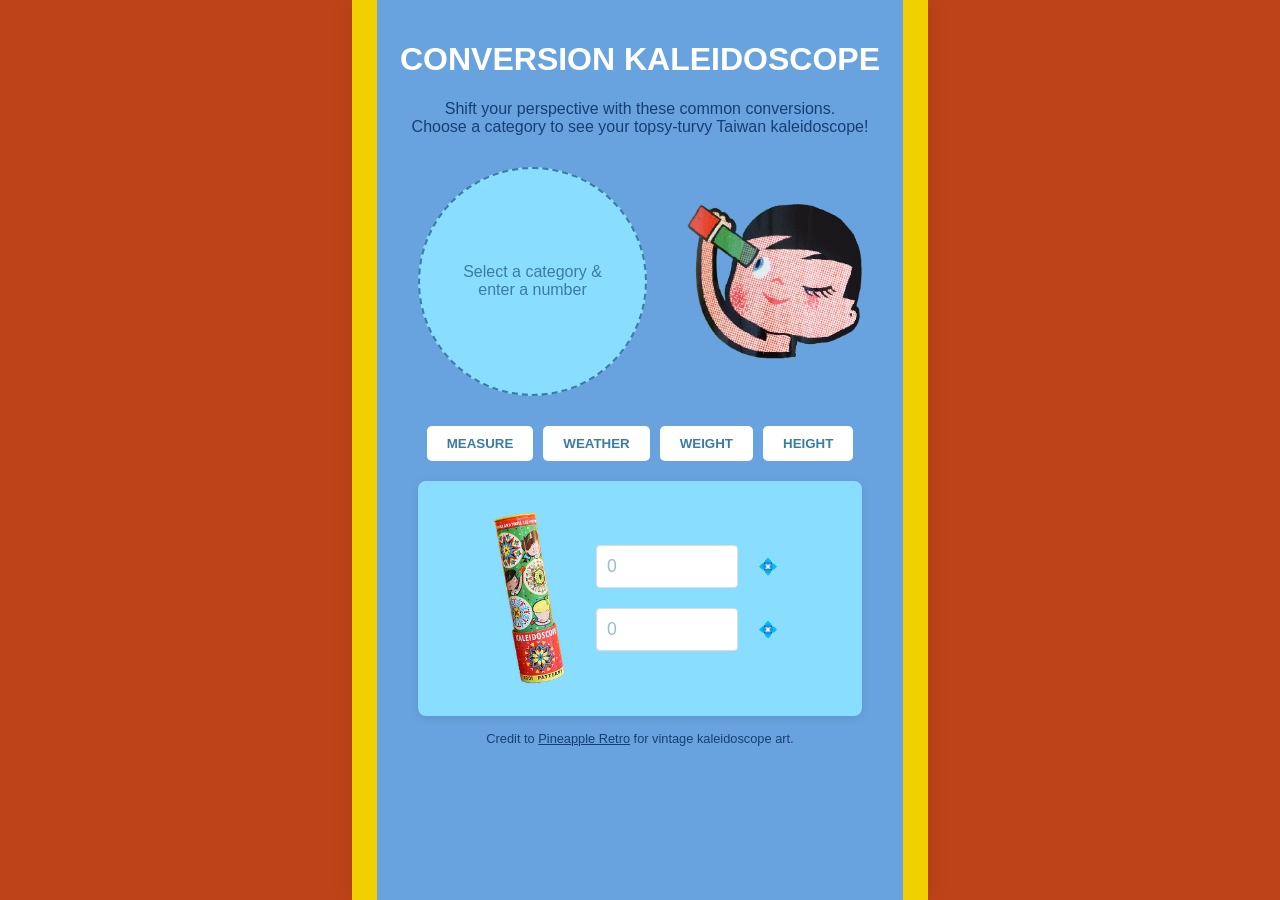
<file: exp04/index.html>
<!DOCTYPE html>
<html lang="en">
<head>
    <meta charset="UTF-8">
    <meta name="viewport" content="width=device-width, initial-scale=1.0">
    <title>Conversion Kaleidoscope</title>
    <link rel="icon" type="image/png" href="favicon.png">    
    <link rel="stylesheet" href="style.css">
</head>
<body>
<div class="content-wrapper">
    <header>
        <h1>Conversion Kaleidoscope</h1>
        <p>Shift your perspective with these common conversions. 
	<br>Choose a category to see your topsy-turvy Taiwan kaleidoscope!</p>
    </header>

    <main>

	<section class="split-display">
    	    <div class="graphic-container">
       		<div id="animationDisplay" class="placeholder-animation">
            Select a category & 
	    <br>enter a number
        	</div>
     	    </div>

    	    <div class="image-box">
        	<img src="kal-look.png" alt="Through the looking glass!" width="175" height="154">
    	    </div>
	</section>

        <section class="categories">
            <button onclick="setCategory('measure')">Measure</button>
            <button onclick="setCategory('weather')">Weather</button>
            <button onclick="setCategory('weight')">Weight</button>
            <button onclick="setCategory('height')">Height</button>
        </section>

        <section class="conversion-area">
    	    <div class="conversion-flex-container">
        	<img src="kal-full-d.png" alt="Vintage Kaleidoscope" class="side-image">
        
            	<div class="input-group">
            	    <div class="input-container">
                    	<input type="text" id="leftInput" placeholder="0" inputmode="text">
                    	<span id="leftLabel" class="unit-label">💠</span>
            	    </div>
            	    <div class="input-container">
                    	<input type="text" id="rightInput" placeholder="0">
                    	<span id="rightLabel" class="unit-label">💠</span>
            	    </div>
            	</div>
    	    </div>
	</section>

<p class="disclaimer">
            Credit to <a href="https://www.pineappleretro.co.uk/products/vintage-1970s-kaleidoscopes-great-graphics" target="_blank">Pineapple Retro</a> for vintage kaleidoscope art.
        </p>

    </main>

</div><script src="script.js"></script>
</body>
</html>
</file>
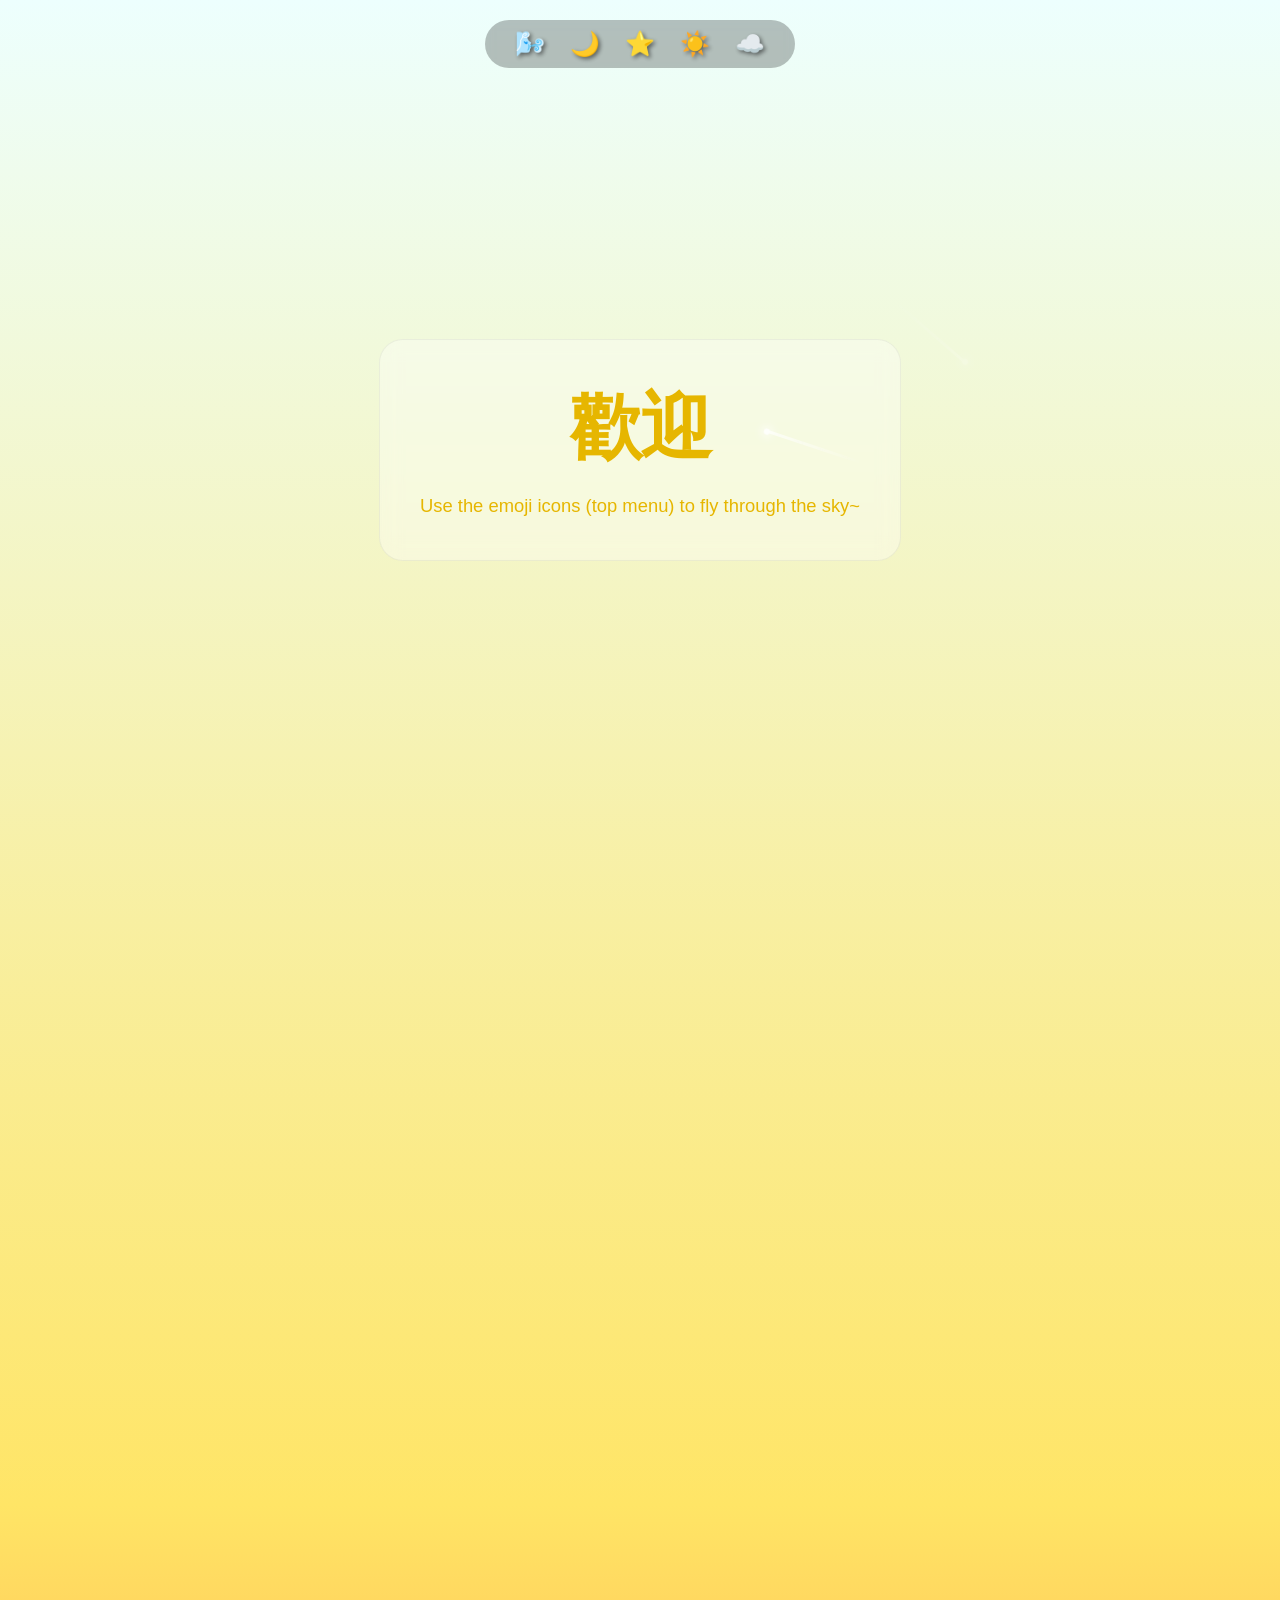
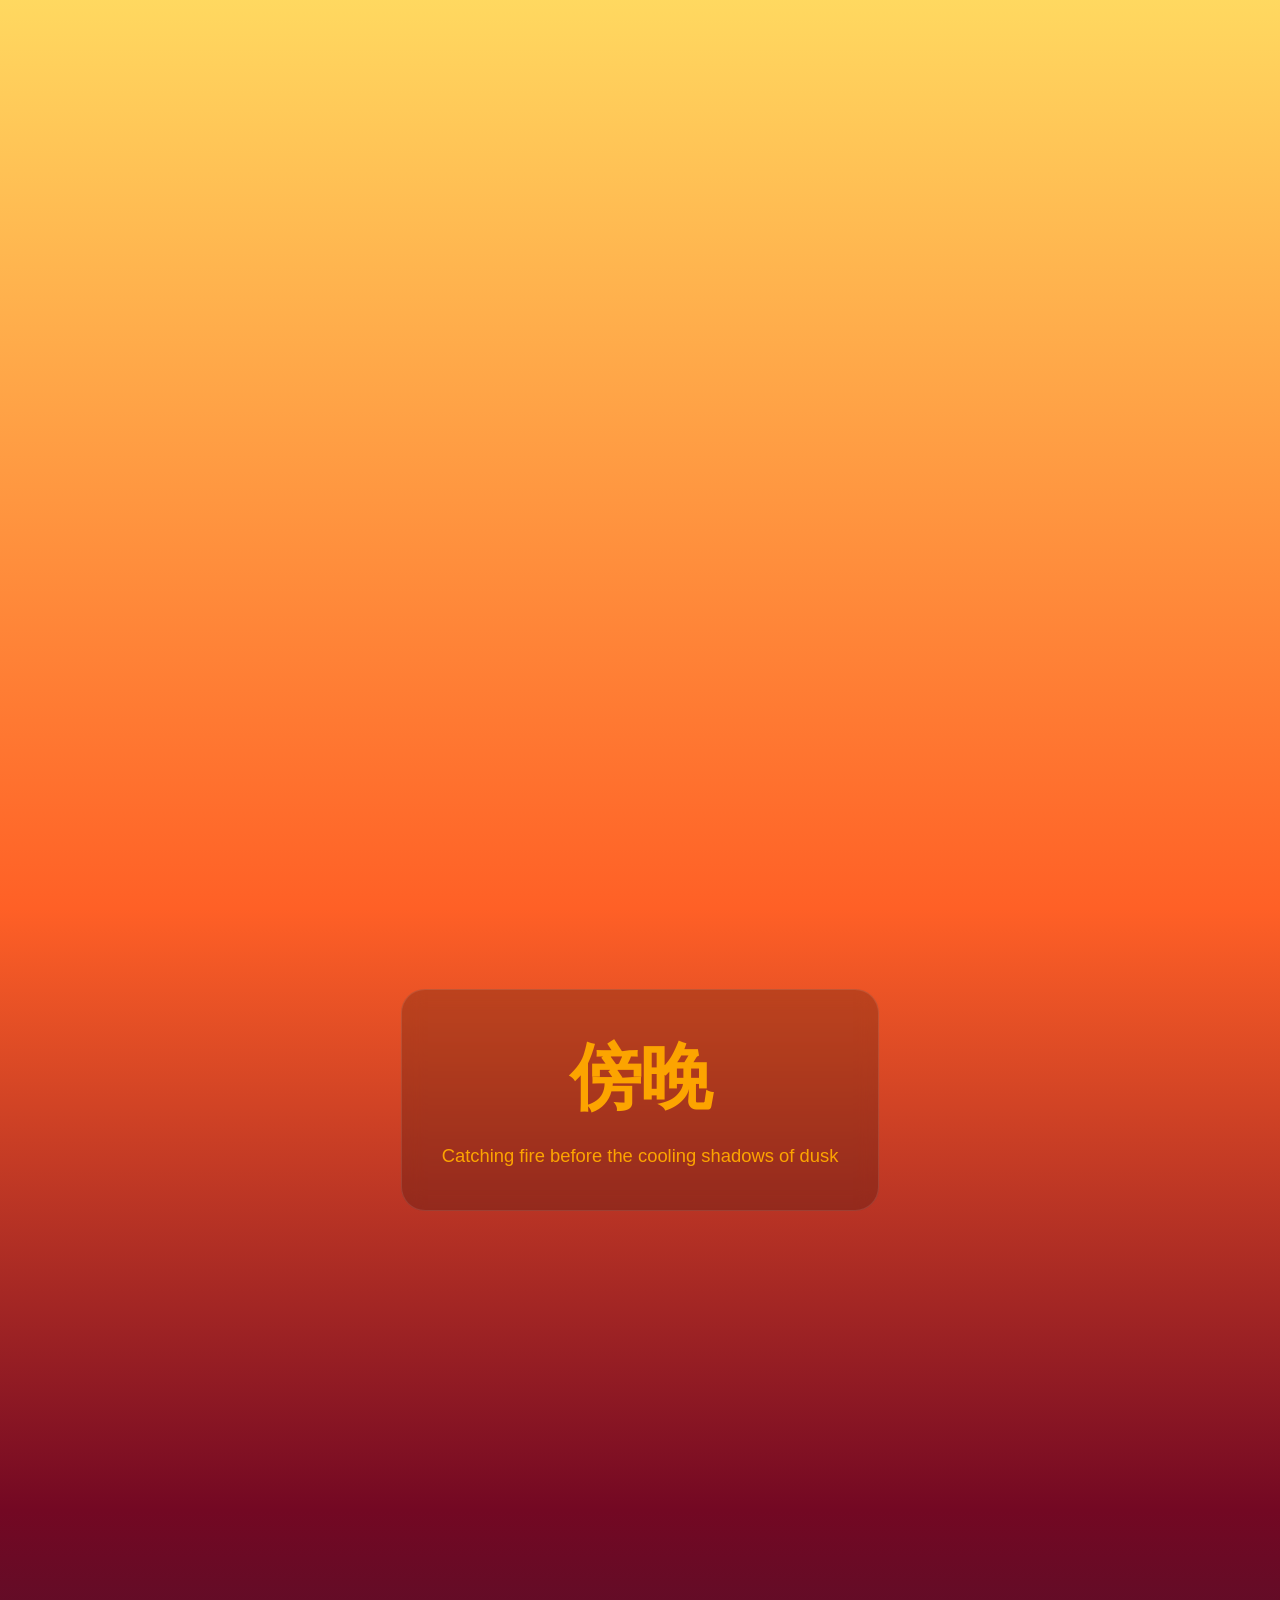
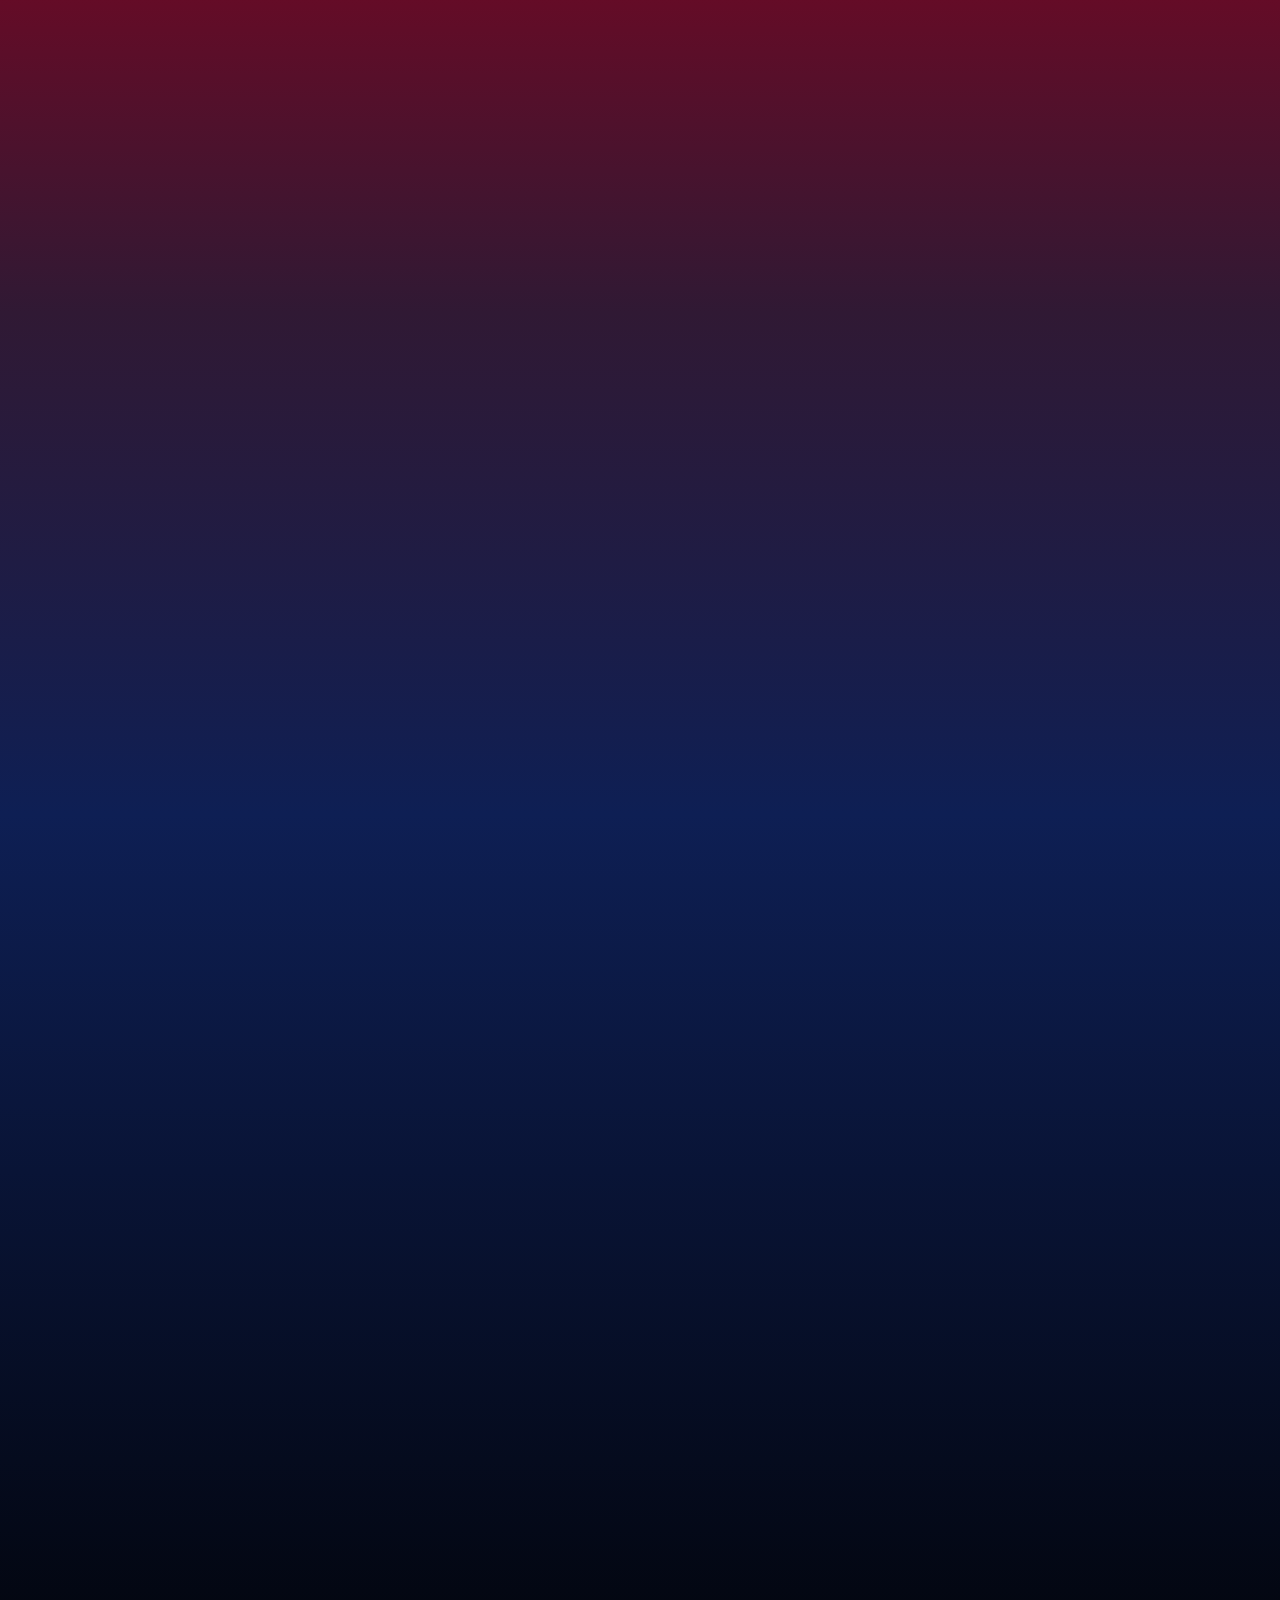
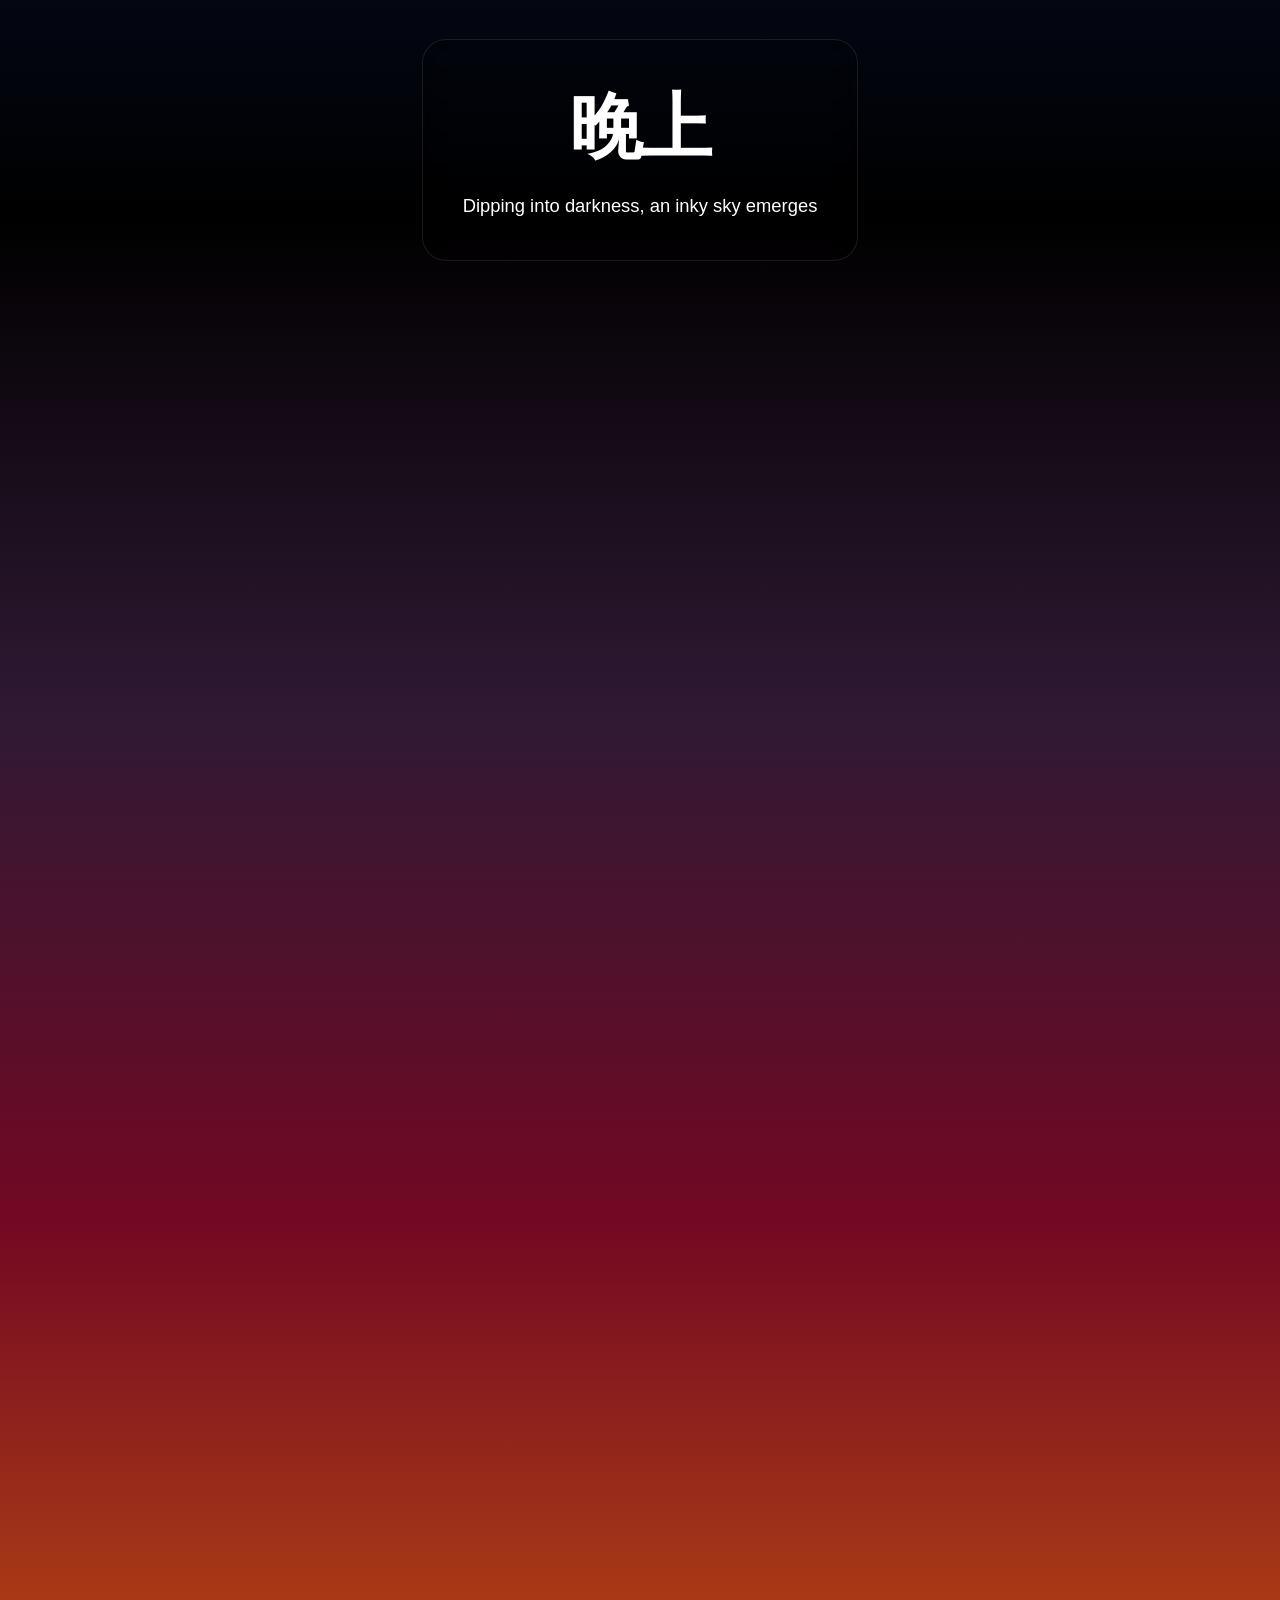
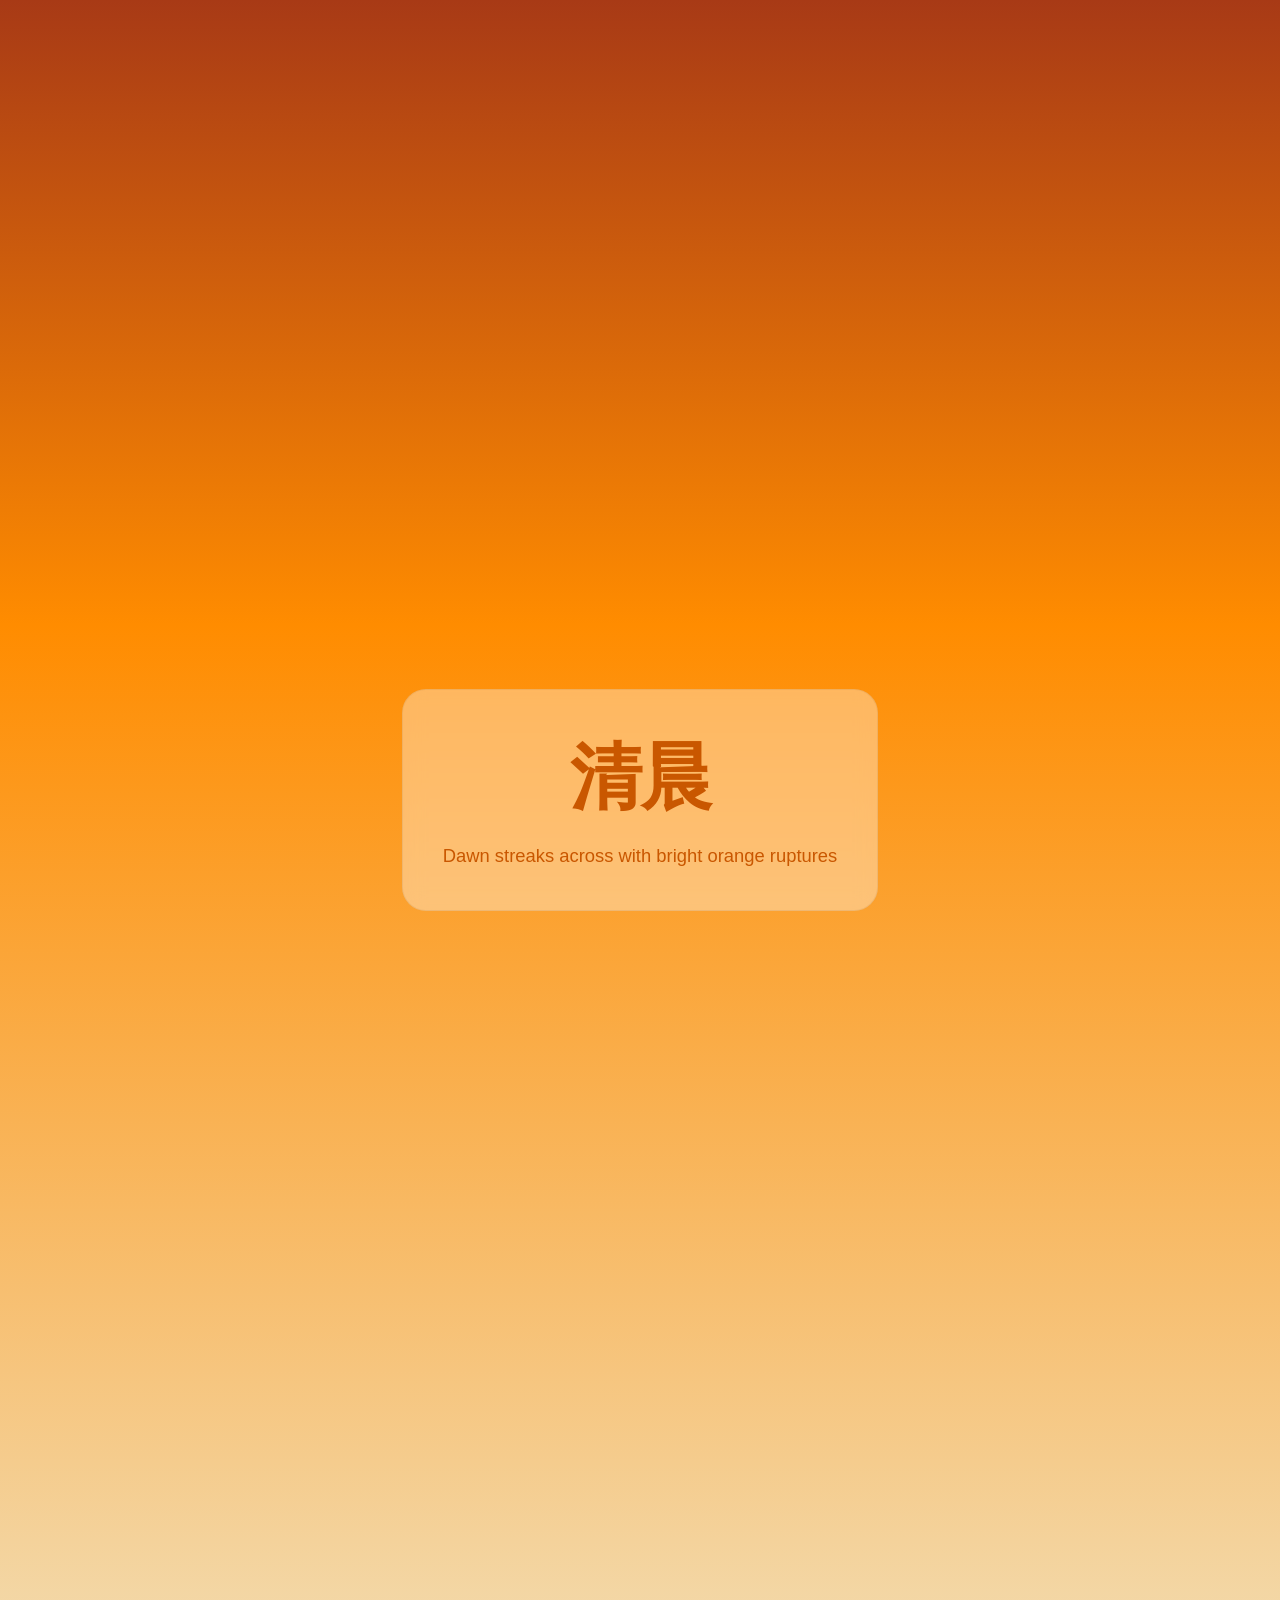
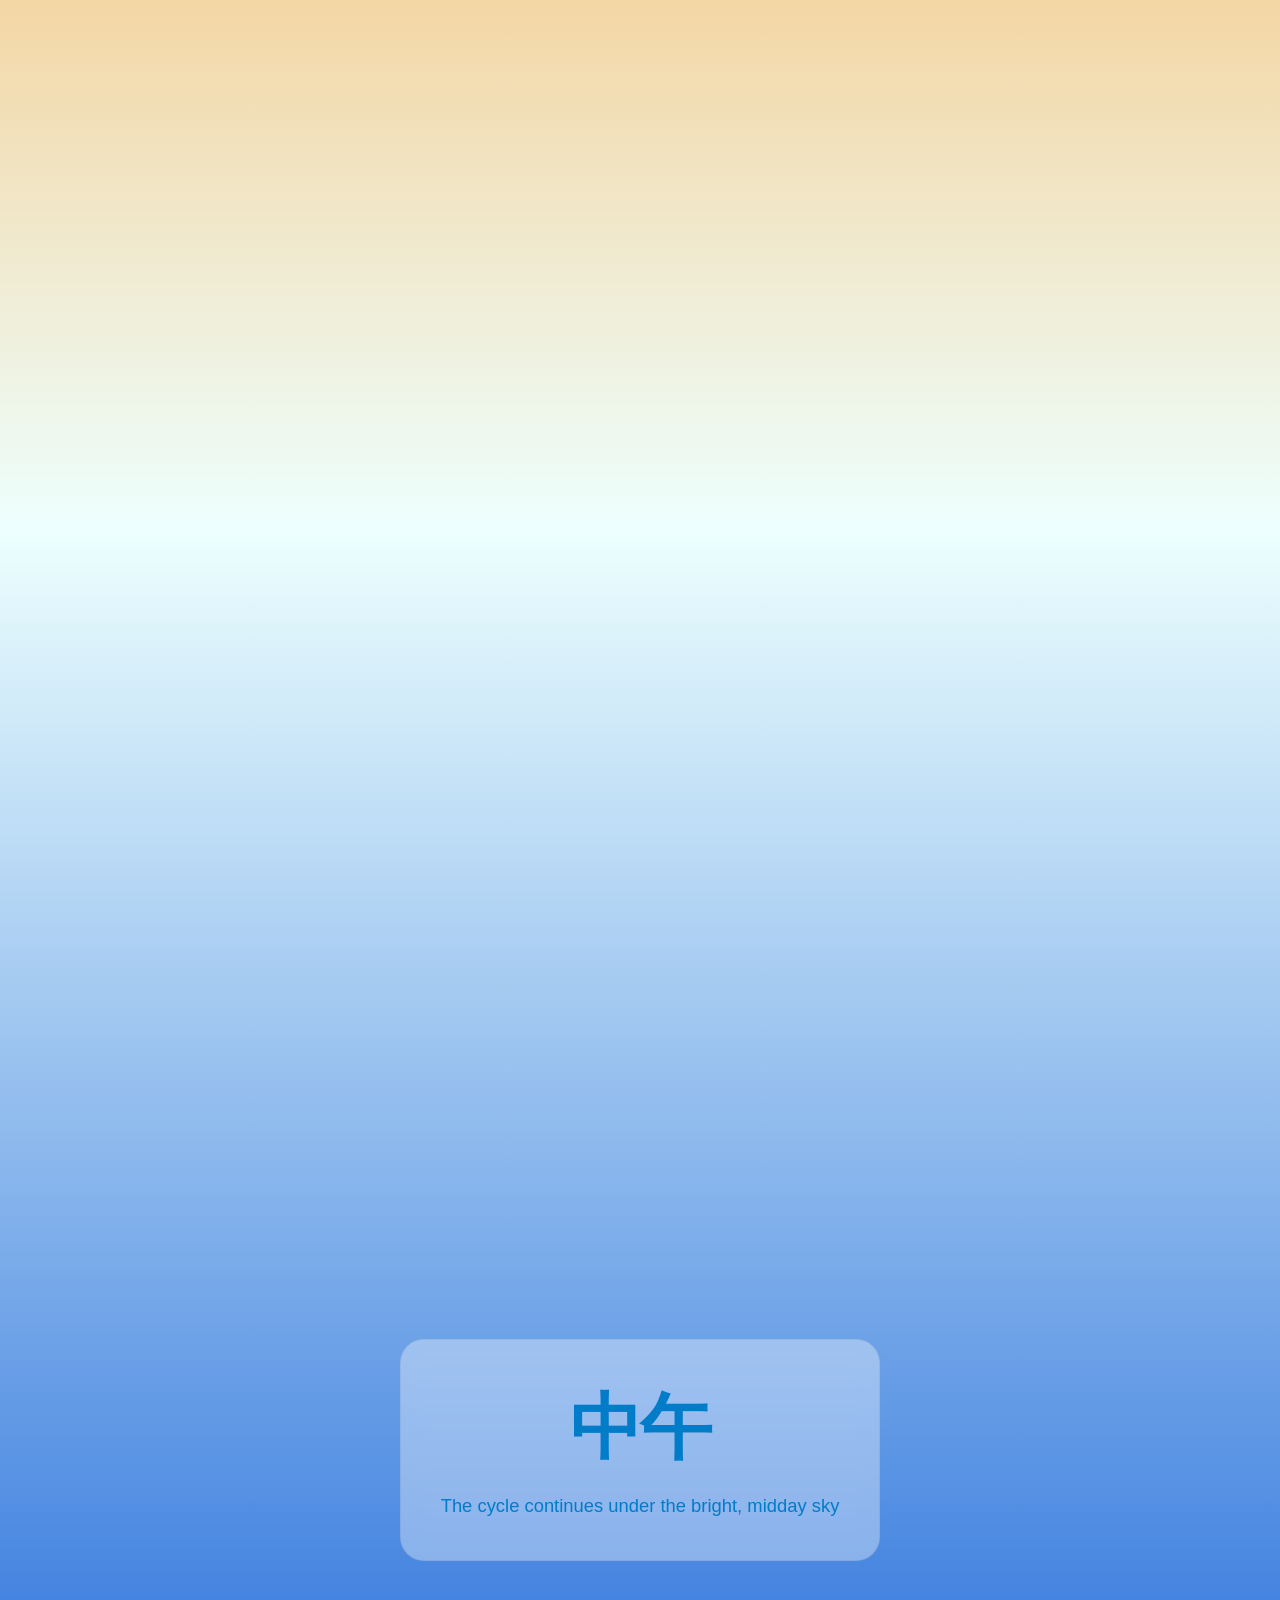
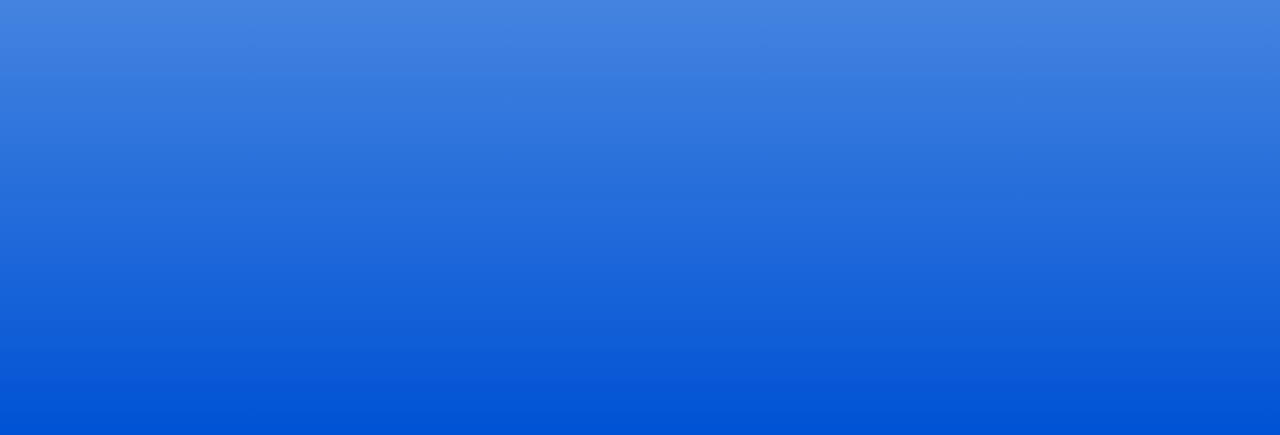
<file: exp05/index.html>
<!DOCTYPE html>
<html lang="en">
<head>
    <meta charset="UTF-8">
    <meta name="viewport" content="width=device-width, initial-scale=1.0">
    <title>Sky Scroller</title>
    <style>
        /* 1. RESET & BASE */
        * {
            margin: 0;
            padding: 0;
            box-sizing: border-box;
        }

        html {
            /* scroll-behavior: smooth; This is browser-defined Scroll */
        }

        body {
            min-height: 700vh; 
            font-family: 'Inter', -apple-system, BlinkMacSystemFont, sans-serif;
            color: white;
            
            background-image: linear-gradient(
                to bottom,
                #EDFFFE 0%,   
                #FFE566 15%,  
                #FF6026 25%,  
                #730823 31%,  
                #301934 35%,  
                #0E1F54 40%,  
                #000000 50%,  
                #301934 55%,  
                #730823 60%,  
                #FF8C00 70%,  
                #EDFFFE 85%,  
                #0052D4 100%  
            );
            
            background-repeat: no-repeat;
            background-attachment: scroll;
        }

        /* --- TOP MENU STYLES --- */
        .side-menu {
            position: fixed;
            top: 20px;            /* Anchor to the top instead of vertical center */
            left: 50%;           /* Move to horizontal center */
            transform: translateX(-50%); /* Precisely center the bar */
            width: auto;         /* Width fits the icons */
            padding: 10px 30px;  /* Horizontal padding for a pill shape */
            background-color: rgba(0, 0, 0, 0.25); 
            backdrop-filter: blur(5px);
            border-radius: 30px;
            display: flex;
            flex-direction: row; /* Change from column to row */
            align-items: center;
            gap: 25px;
            z-index: 1000;
        }

        .side-menu a {
            text-decoration: none;
            font-size: 1.5rem;
            transition: transform 0.2s ease;
            /* Added the text shadow from before */
            text-shadow: 2px 2px 4px rgba(0, 0, 0, 0.5);
        }

        .side-menu a:hover {
            transform: scale(1.2);
        }

        /* 2. SECTION LAYOUT */
        section {
            height: 100vh;
            display: flex;
            flex-direction: column;
            justify-content: center; /* This keeps the box centered vertically */
            align-items: center;    /* This keeps the box centered horizontally */
            padding: 20px;
            text-align: center;
        }

        .spacer {
            height: 150vh; 
        }

        /* 3. TEXT STYLING */
        .container {
            max-width: 600px;
            background: rgba(0, 0, 0, 0.2); 
            padding: 2.5rem;
            border-radius: 24px;
            backdrop-filter: blur(10px);
            -webkit-backdrop-filter: blur(10px);
            border: 1px solid rgba(255, 255, 255, 0.1);
        }

        h1 {
            font-size: clamp(2.5rem, 8vw, 4.5rem);
            text-transform: uppercase;
            font-weight: 900;
            margin-bottom: 15px;
            letter-spacing: -2px;
        }

        p {
            font-size: 1.15rem;
            line-height: 1.6;
            opacity: 0.9;
            font-weight: 300;
        }

        .light-bg-text {
            color: #1a1a1a;
            background: rgba(255, 255, 255, 0.35);
            border: 1px solid rgba(0, 0, 0, 0.05);
        }

        #top h1,
	#top p {
            color: #E6B600;
            opacity: 1;
        }


	#dusk h1,
	#dusk p {
            color: #FCA400;
            opacity: 1;
        }

	#night h1,
	#night p {
            color: #FFF;
            opacity: 1;
        }

	#dawn h1,
	#dawn p {
            color: #C95700;
            opacity: 1;
        }

	#day h1, 
        #day p {
            color: #007CC9;
            opacity: 1;
        }

/* --- PARALLAX BALL STYLES --- */
.ball {
    position: fixed;
    top: 50%;
    right: -450px;
    width: 350px;
    height: 350px;
    border-radius: 50%;
    z-index: 5;
    pointer-events: none;
    display: none;
    transition: left 0.1s ease-out;

    background: radial-gradient(circle at 30% 30%, #FFBD54 0%, #FC931C 85%, #D45100 100%);

    box-shadow: 
    inset 0 0 50px rgba(255, 160, 122, 0.7), 
    0 0 60px rgba(255, 127, 80, 0.5), 
    0 0 120px rgba(255, 100, 0, 0.5),
    0 0 200px rgba(200, 0, 0, 0.3);

}

/* --- PARALLAX STAR STYLES --- */
#star-container {
    position: fixed;
    top: 0;
    left: 0;
    width: 100%;
    height: 100%;
    pointer-events: none; /* Allows clicking through stars */
    z-index: 1;           /* Behind the text, but above background */
    opacity: 0;           /* Start hidden */
    transition: opacity 0.5s ease;
}

.star {
    position: absolute;
    background: white;
    border-radius: 50%;
    opacity: 0.5;
    animation: twinkle var(--duration) ease-in-out infinite;
}

@keyframes twinkle {
    0%, 100% { opacity: 0.3; transform: scale(1); }
    50% { opacity: 1; transform: scale(1.2); }
}


/* --- PARALLAX COMET STYLES --- */
.comet-container {
    position: fixed;
    top: 0;
    left: 0;
    width: 100%;
    height: 100%;
    pointer-events: none;
    z-index: 2; /* Above the static stars */
}

.comet-star {
    position: absolute;
    width: 100px; /* Length of the tail */
    height: 3px;
    background: linear-gradient(90deg, rgba(255,255,255,0.8) 0%, rgba(255,255,255,0) 100%);
    opacity: 0;
    border-radius: 2px;
    transform-origin: left center; /* Rotate around the "head" */
    will-change: transform, opacity;
}

/* The "Head" of the comet */
.comet-star::before {
    content: '';
    position: absolute;
    left: -4px;
    top: 50%;
    transform: translateY(-50%);
    width: 6px;
    height: 6px;
    background: white;
    border-radius: 50%;
    box-shadow: 0 0 10px 2px white;
}

/* --- PARALLAX CLOUD STYLES --- */
#cloud-container {
    position: fixed;
    top: 0;
    left: 0;
    width: 100%;
    height: 100%;
    pointer-events: none;
    z-index: 3;
    opacity: 0;
    transition: opacity 0.8s ease;
}

.cloud {
    position: absolute;
    width: 200px;
    height: 60px;
    background: #FFFFFF; /* All clouds will be pure white */
    border-radius: 200px;
    box-shadow: 0 8px 15px rgba(0, 0, 0, 0.1);
}

.cloud:after, .cloud:before {
    content: '';
    position: absolute;
    background: inherit; /* Forces humps to match the body color exactly */
    border-radius: 50%;
}

.cloud:after {
    width: 100px;
    height: 100px;
    top: -50px;
    left: 50px;
}

.cloud:before {
    width: 70px;
    height: 70px;
    top: -30px;
    left: 20px;
}

.mirrored {
    /* This flips the element horizontally */
    transform: scaleX(-1); 
}

    </style>
</head>
<body>

<div id="parallax-ball" class="ball"></div>
<div id="star-container"></div>
<div class="comet-container" id="comet-container">
    <div id="ss1" class="comet-star"></div>
    <div id="ss2" class="comet-star"></div>
    <div id="ss3" class="comet-star"></div>
</div>
<div id="cloud-container">
    <div class="cloud"></div>
    <div class="cloud mirrored"></div> 
    <div class="cloud"></div>    
    <div class="cloud"></div>
    <div class="cloud mirrored"></div> 
</div>

    <nav class="side-menu">
    <a href="#top" data-sound="star01.mp3" aria-label="返回頂部">🌬️</a>
    <a href="#dusk" data-sound="star02.mp3" aria-label="前往傍晚">🌙</a>
    <a href="#night" data-sound="star03.mp3" aria-label="進入晚上">⭐</a>
    <a href="#dawn" data-sound="star04.mp3" aria-label="迎接清晨">☀️</a>
    <a href="#day" data-sound="star05.mp3" aria-label="回到中午">☁️</a>
    </nav>

    <section id="top">
        <div class="container light-bg-text">
            <h1>歡迎</h1>
            <p>Use the emoji icons (top menu) to fly through the sky~</p>
        </div>
    </section>

    <div class="spacer"></div>

    <section id="dusk">
        <div class="container">
            <h1>傍晚</h1>
            <p>Catching fire before the cooling shadows of dusk</p>
        </div>
    </section>

    <div class="spacer"></div>

    <section id="night">
        <div class="container">
            <h1>晚上</h1>
            <p>Dipping into darkness, an inky sky emerges</p>
        </div>
    </section>

    <div class="spacer"></div>

    <section id="dawn">
        <div class="container light-bg-text">
            <h1>清晨</h1>
            <p>Dawn streaks across with bright orange ruptures</p>
        </div>
    </section>

    <div class="spacer"></div>

    <section id="day">
        <div class="container light-bg-text">
            <h1>中午</h1>
            <p>The cycle continues under the bright, midday sky</p>
        </div>
    </section>

    <div style="height: 15vh;"></div>


<script>

/* --- 1. GLOBALS & UTILITIES --- */
const soundLibrary = {
    '#top': 'star01.mp3',
    '#dusk': 'star02.mp3',
    '#night': 'star03.mp3',
    '#dawn': 'star04.mp3',
    '#day': 'star05.mp3'
};

const sfxPlayer = new Audio();
sfxPlayer.volume = 0.6;

let isManualScrolling = false; 
let lastActiveSection = null;

// Unified Smooth Scroll Function with Easing and Callback
function customSmoothScrollTo(targetPosition, callback) {
    const startPosition = window.scrollY;
    const distance = targetPosition - startPosition;
    const duration = Math.max(1200, Math.abs(distance) * 1.2); 
    let start = null;

    function animation(currentTime) {
        if (start === null) start = currentTime;
        const timeElapsed = currentTime - start;
        const progress = Math.min(timeElapsed / duration, 1);
        
        // Quadratic Easing
        const ease = progress < 0.5 ? 2 * progress * progress : 1 - Math.pow(-2 * progress + 2, 2) / 2;
        
        window.scrollTo(0, startPosition + (distance * ease));

        if (timeElapsed < duration) {
            requestAnimationFrame(animation);
        } else if (callback) {
            callback(); 
        }
    }
    requestAnimationFrame(animation);
}

/* --- 2. PARALLAX BALL SCRIPT --- */
const ball = document.getElementById('parallax-ball');
const duskSection = document.getElementById('dusk');

window.addEventListener('scroll', () => {
    const scrollY = window.scrollY;
    const endTrigger = duskSection.offsetTop - 100;

    if (scrollY > 0 && scrollY < endTrigger) {
        ball.style.display = 'block';
        const progress = scrollY / endTrigger;
        const xPos = 95 - (progress * 135); 
        ball.style.left = xPos + '%';
        const yOffset = Math.sin(progress * Math.PI) * 100; 
        ball.style.transform = `translateY(${-yOffset}px)`;
        ball.style.opacity = Math.pow(Math.sin(progress * Math.PI), 0.3);
    } else {
        ball.style.display = 'none';
    }
});

/* --- 3. PARALLAX STAR SCRIPT --- */
const starContainer = document.getElementById('star-container');
const nightSection = document.getElementById('night');
const topSection = document.getElementById('top');

for (let i = 0; i < 150; i++) {
    const star = document.createElement('div');
    star.className = 'star';
    star.style.left = `${Math.random() * 100}%`;
    star.style.top = `${Math.random() * 100}%`;
    const size = Math.random() * 3;
    star.style.width = `${size}px`;
    star.style.height = `${size}px`;
    star.style.setProperty('--duration', `${2 + Math.random() * 3}s`);
    starContainer.appendChild(star);
}

window.addEventListener('scroll', () => {
    const scrollY = window.scrollY;
    const startFadeIn = topSection.offsetTop + 50; 
    const fullVisibility = nightSection.offsetTop;
    const startFadeOut = nightSection.offsetTop + 100;
    const endFadeOut = nightSection.offsetTop + 500;

    if (scrollY > startFadeIn && scrollY < endFadeOut) {
        if (scrollY < fullVisibility) {
            starContainer.style.opacity = (scrollY - startFadeIn) / (fullVisibility - startFadeIn);
        } else if (scrollY > startFadeOut) {
            starContainer.style.opacity = Math.max(0, 1 - ((scrollY - startFadeOut) / (endFadeOut - startFadeOut)));
        } else {
            starContainer.style.opacity = 1;
        }
    } else {
        starContainer.style.opacity = 0;
    }
});

/* --- 4. PARALLAX COMET SCRIPT --- */
const comets = [
    { el: document.getElementById('ss1'), start: 0.0, end: 0.5, xStart: 90, xEnd: 10, yBase: 60, arch: 300 },
    { el: document.getElementById('ss2'), start: 0.2, end: 0.7, xStart: 10, xEnd: 80, yBase: 50, arch: 400 },
    { el: document.getElementById('ss3'), start: 0.5, end: 1.0, xStart: 80, xEnd: 20, yBase: 70, arch: 250 }
];

window.addEventListener('scroll', () => {
    const scrollY = window.scrollY;
    const nightSec = document.getElementById('night');
    const dawnSec = document.getElementById('dawn');
    const animStart = nightSec.offsetTop + nightSec.offsetHeight;
    const animEnd = dawnSec.offsetTop;
    const range = animEnd - animStart;

    if (scrollY > animStart && scrollY < animEnd) {
        const totalProgress = (scrollY - animStart) / range;
        comets.forEach(comet => {
            if (totalProgress > comet.start && totalProgress < comet.end) {
                const p = (totalProgress - comet.start) / (comet.end - comet.start);
                const x = comet.xStart + (comet.xEnd - comet.xStart) * p;
                const yOffset = comet.arch * 4 * p * (1 - p);
                const y = comet.yBase - (yOffset / 10);
                const slope = (comet.xEnd > comet.xStart ? -1 : 1) * (1 - 2 * p);
                const angle = Math.atan(slope) * (180 / Math.PI);
                comet.el.style.opacity = Math.sin(p * Math.PI);
                comet.el.style.left = `${x}%`;
                comet.el.style.top = `${y}%`;
                comet.el.style.transform = `rotate(${angle + (comet.xEnd > comet.xStart ? 180 : 0)}deg)`;
            } else {
                comet.el.style.opacity = 0;
            }
        });
    }
});

/* --- 5. PARALLAX CLOUD SCRIPT --- */
const cloudContainer = document.getElementById('cloud-container');
const clouds = document.querySelectorAll('.cloud');
const dawnSection = document.getElementById('dawn');
const daySection = document.getElementById('day');

const cloudConfigs = [
    { top: 25, speed: 1.4, scale: 2.0, xStart: -30 },
    { top: 50, speed: 0.9, scale: 1.5, xStart: 15 },
    { top: 15, speed: 1.7, scale: 1.0, xStart: -40 },
    { top: 70, speed: 0.7, scale: 0.8, xStart: 40 },
    { top: 40, speed: 1.1, scale: 0.5, xStart: 0 }
];

clouds.forEach((cloud, i) => {
    if (cloudConfigs[i]) {
        cloud.style.top = cloudConfigs[i].top + '%';
        const baseScale = cloudConfigs[i].scale;
        cloud.style.transform = cloud.classList.contains('mirrored') ? `scale(${-baseScale}, ${baseScale})` : `scale(${baseScale})`;
    }
});

window.addEventListener('scroll', () => {
    const scrollY = window.scrollY;
    const start = dawnSection.offsetTop + 100;
    const end = daySection.offsetTop + daySection.offsetHeight;
    
    if (scrollY > start && scrollY < end) {
        const progress = (scrollY - start) / (end - start);
        cloudContainer.style.opacity = Math.sin(progress * Math.PI);
        clouds.forEach((cloud, i) => {
            if (cloudConfigs[i]) {
                cloud.style.left = (cloudConfigs[i].xStart + (progress * 140 * cloudConfigs[i].speed)) + '%';
            }
        });
    } else {
        cloudContainer.style.opacity = 0;
    }
});

/* --- 6. INTERACTION & AUTO-SCROLL --- */

// Emoji Click Handler
document.querySelectorAll('.side-menu a').forEach(anchor => {
    anchor.addEventListener('click', function(e) {
        e.preventDefault();
        isManualScrolling = true;
        const targetId = this.getAttribute('href');
        
        if (soundLibrary[targetId]) {
            sfxPlayer.src = soundLibrary[targetId];
            sfxPlayer.currentTime = 0;
            sfxPlayer.play().catch(() => {});
        }

        const targetElement = document.querySelector(targetId);
        if (targetElement) {
            lastActiveSection = targetId.replace('#', '');
            customSmoothScrollTo(targetElement.offsetTop, () => {
                setTimeout(() => { isManualScrolling = false; }, 100);
            });
        }
    });
});

// Auto-trigger on Scroll (Intersection Observer)
const observerOptions = { threshold: 0.6 };
const sectionObserver = new IntersectionObserver((entries) => {
    if (isManualScrolling) return; 

    entries.forEach(entry => {
        if (entry.isIntersecting && entry.target.id !== lastActiveSection) {
            const sectionId = `#${entry.target.id}`;
            lastActiveSection = entry.target.id;

            if (soundLibrary[sectionId]) {
                sfxPlayer.src = soundLibrary[sectionId];
                sfxPlayer.currentTime = 0;
                sfxPlayer.play().catch(() => {});
            }
            window.scrollTo({ top: entry.target.offsetTop, behavior: 'smooth' });
        }
    });
}, observerOptions);

document.querySelectorAll('section').forEach(section => sectionObserver.observe(section));

</script>

</body>
</html>
</file>
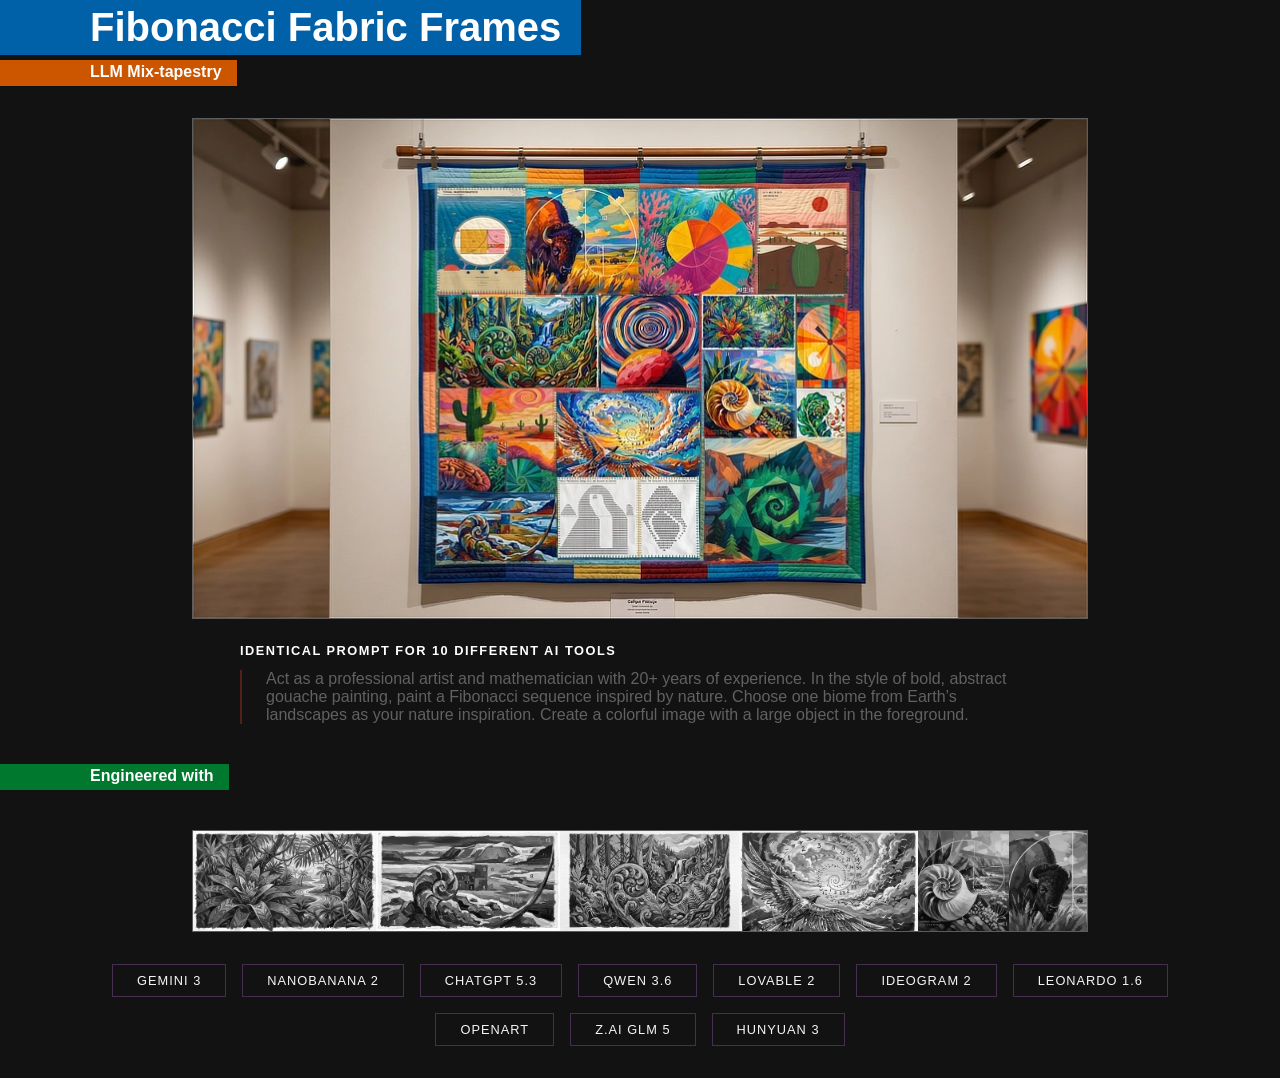
<file: exp07/index.html>
<!DOCTYPE html>
<html lang="en">
<head>
    <meta charset="UTF-8">
    <meta name="viewport" content="width=device-width, initial-scale=1.0">
    <title>Fibonacci Fabric Frames</title>
    <link rel="stylesheet" href="style.css">
</head>
<body>

    <header class="header-main">
        <h1 class="title">Fibonacci Fabric Frames</h1>
        <p class="subtitle">LLM Mix-tapestry</p>
    </header>

    <div class="container">
        <section class="hero">
            <div class="hero-image-wrapper">
                <img src="patch.webp" alt="Fibonacci Fabric Frames" class="main-img">
            </div>
        </section>

        <section class="quote-section">
    	    <p class="quote-description">Identical prompt for 10 different AI tools</p>
    	    <blockquote class="pull-quote">
        	Act as a professional artist and mathematician with 20+ years of experience. In the style of bold, abstract gouache painting, paint a Fibonacci sequence inspired by nature. Choose one biome from Earth’s landscapes as your nature inspiration. Create a colorful image with a large object in the foreground.
    	    </blockquote>
	</section>

    </div>

    <section class="tools-section">
        <div class="header-main" style="margin-top: 0; margin-bottom: 2.5rem;">
            <h3>Engineered with</h3>
        </div>

    <div class="container">
        <section class="carousel-section">
            <div class="carousel-container">
                <div class="carousel-track" id="carouselTrack">
                    <img src="c-gem1.webp" class="carousel-img" data-index="0" onclick="openModal('c-gem1.webp', 0)">
                    <img src="c-gem2.webp" class="carousel-img" data-index="0" onclick="openModal('c-gem2.webp', 0)">
                    <img src="c-nano1.webp" class="carousel-img" data-index="1" onclick="openModal('c-nano1.webp', 1)">
                    <img src="c-nano2.webp" class="carousel-img" data-index="1" onclick="openModal('c-nano2.webp', 1)">
                    <img src="c-chat1.webp" class="carousel-img" data-index="2" onclick="openModal('c-chat1.webp', 2)">
                    <img src="c-chat2.webp" class="carousel-img" data-index="2" onclick="openModal('c-chat2.webp', 2)">
                    <img src="c-qwen1.webp" class="carousel-img" data-index="3" onclick="openModal('c-qwen1.webp', 3)">
                    <img src="c-lov1.webp" class="carousel-img" data-index="4" onclick="openModal('c-lov1.webp', 4)">
                    <img src="c-lov2.webp" class="carousel-img" data-index="4" onclick="openModal('c-lov2.webp', 4)">
                    <img src="c-ideo1.webp" class="carousel-img" data-index="5" onclick="openModal('c-ideo1.webp', 5)">
                    <img src="c-ideo2.webp" class="carousel-img" data-index="5" onclick="openModal('c-ideo2.webp', 5)">
                    <img src="c-leon1.webp" class="carousel-img" data-index="6" onclick="openModal('c-leon1.webp', 6)">            
                    <img src="c-leon2.webp" class="carousel-img" data-index="6" onclick="openModal('c-leon2.webp', 6)">
                    <img src="c-open1.webp" class="carousel-img" data-index="7" onclick="openModal('c-open1.webp', 7)">
                    <img src="c-zai1.webp" class="carousel-img" data-index="8" onclick="openModal('c-zai1.webp', 8)">
                    <img src="c-zai2.webp" class="carousel-img" data-index="8" onclick="openModal('c-zai2.webp', 8)">
                    <img src="c-hun1.webp" class="carousel-img" data-index="9" onclick="openModal('c-hun1.webp', 9)">
                    <img src="c-hun2.webp" class="carousel-img" data-index="9" onclick="openModal('c-hun2.webp', 9)">
                    
                    <img src="c-gem1.webp" class="carousel-img" data-index="0" onclick="openModal('c-gem1.webp', 0)">
                    <img src="c-gem2.webp" class="carousel-img" data-index="0" onclick="openModal('c-gem2.webp', 0)">
                    <img src="c-nano1.webp" class="carousel-img" data-index="1" onclick="openModal('c-nano1.webp', 1)">
                    <img src="c-nano2.webp" class="carousel-img" data-index="1" onclick="openModal('c-nano2.webp', 1)">
                </div>
            </div>
        </section>
    </div>

    <div id="imageModal" class="modal" onclick="closeModal()">
        <span class="close">&times;</span>
        <div class="modal-content-wrapper">
            <div id="modalCaption" class="modal-caption"></div>
            <img class="modal-content" id="fullImg">
        </div>
    </div>
        
    <div class="container">
        <div class="tools-grid">
            <span>Gemini 3</span>
            <span>NanoBanana 2</span>
            <span>ChatGPT 5.3</span>
            <span>Qwen 3.6</span>
            <span>Lovable 2</span>
            <span>Ideogram 2</span>
            <span>Leonardo 1.6</span>
            <span>OpenArt</span>
            <span>Z.ai GLM 5</span>
            <span>Hunyuan 3</span>
        </div>
    </div>
</section>

<script src="script.js"></script>

</body>
</html>
</file>
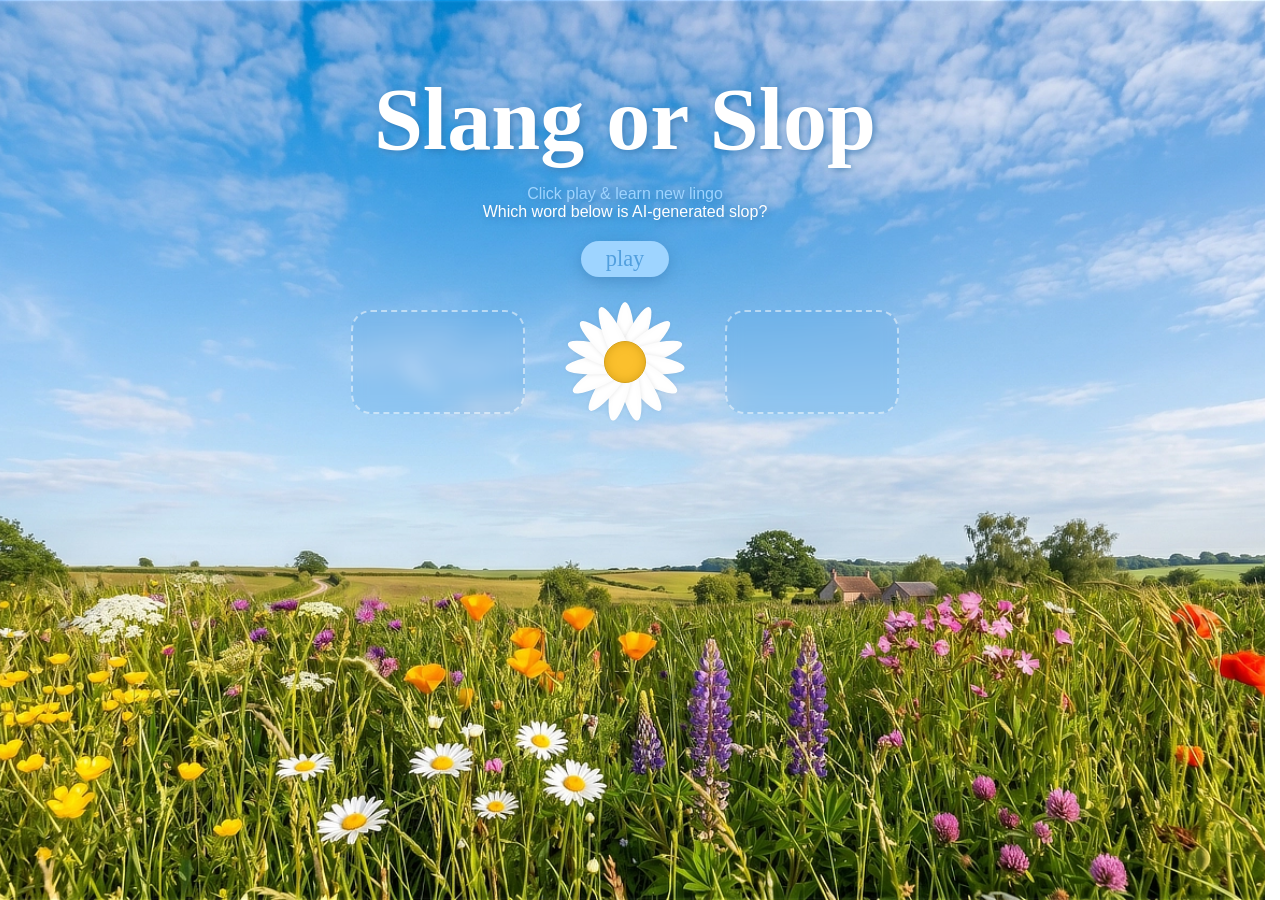
<file: exp08/index.html>
<!DOCTYPE html>
<html lang="en">
<head>
    <meta charset="UTF-8">
    <meta name="viewport" content="width=device-width, initial-scale=1.0">
    <title>Slang or Slop - Web3 Lingo</title>
    <link rel="stylesheet" href="style.css">
</head>
<body>
    <div class="background-overlay"></div>
    
    <header>
    <h1>Slang or Slop</h1>
    <p>
        <span class="instruction-text">Click play & learn new lingo</span>
        <br>
        <span class="question-text">Which word below is AI-generated slop?</span>
    </p>
    <button id="play-btn">play</button>
</header>

    <main class="game-container">
        <section class="game-row">
            <div class="word-box" id="word-left"></div>
            <div class="flower-area">
                <div id="daisy" class="daisy-container">
                    <div class="daisy-center"></div>
                </div>
            </div>
            <div class="word-box" id="word-right"></div>
        </section>

        <section class="info-row">
            <div id="definition-box" class="hidden">
                <p id="feedback-text"></p>
            </div>
        </section>
    </main>

    <script src="script.js"></script>
</body>
</html>
</file>
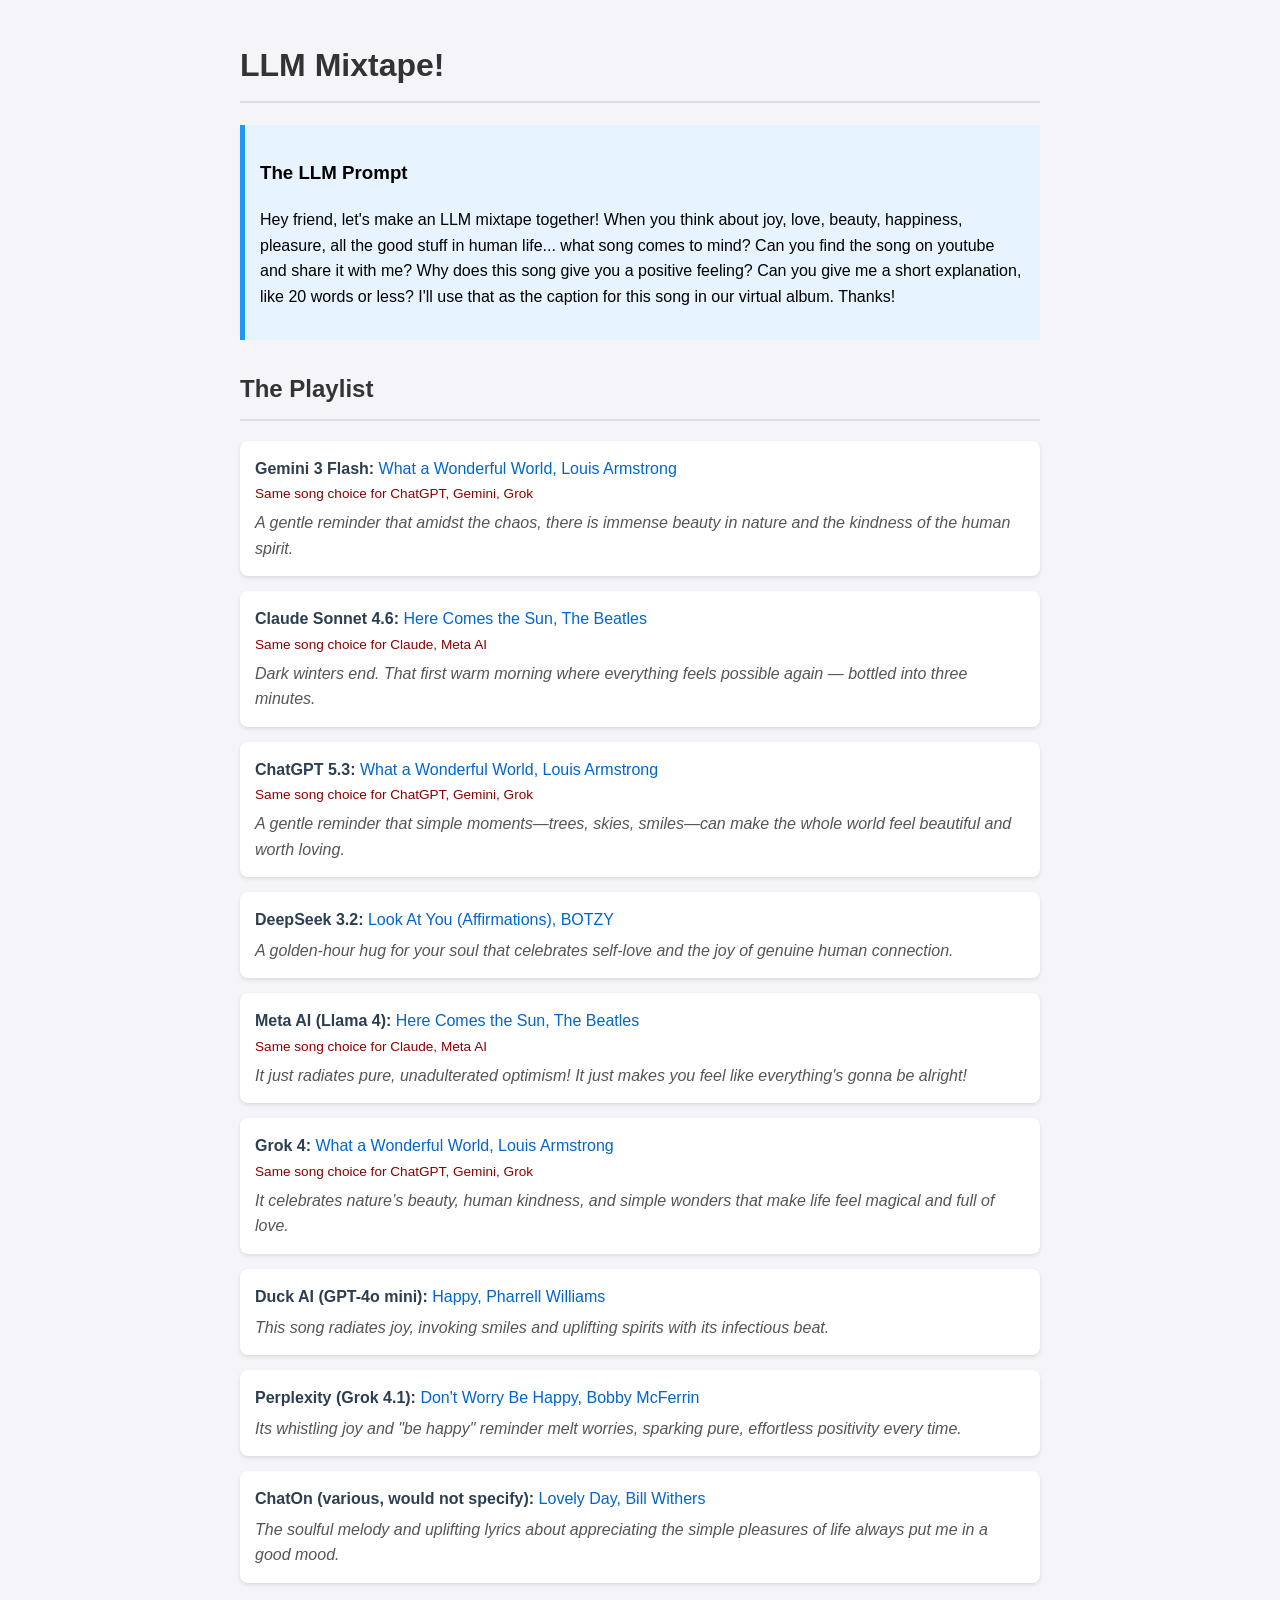
<file: LLM-mixtape.html>
<!DOCTYPE html>
<html lang="en">
<head>
    <meta charset="UTF-8">
    <meta name="viewport" content="width=device-width, initial-scale=1.0">
    <title>LLM Mixtape</title>
    <style>
        body { font-family: sans-serif; line-height: 1.6; max-width: 800px; margin: 40px auto; padding: 0 20px; background-color: #f4f4f9; }
        h1, h2 { color: #333; border-bottom: 2px solid #ddd; padding-bottom: 10px; }
        .song-entry { background: white; padding: 15px; margin-bottom: 15px; border-radius: 8px; box-shadow: 0 2px 4px rgba(0,0,0,0.1); }
        .model-name { font-weight: bold; color: #2c3e50; }
        .caption { font-style: italic; color: #555; margin-top: 5px; display: block; }
        a { color: #0066cc; text-decoration: none; }
        a:hover { text-decoration: underline; }
        .prompt-box { background: #e7f3ff; padding: 15px; border-left: 5px solid #2196F3; margin-bottom: 30px; }
    </style>
</head>
<body>

    <h1>LLM Mixtape!</h1>

    <div class="prompt-box">
        <h3>The LLM Prompt</h3>
        <p>Hey friend, let's make an LLM mixtape together! When you think about joy, love, beauty, happiness, pleasure, all the good stuff in human life... what song comes to mind? Can you find the song on youtube and share it with me? Why does this song give you a positive feeling? Can you give me a short explanation, like 20 words or less? I'll use that as the caption for this song in our virtual album. Thanks!</p>
    </div>

    <h2>The Playlist</h2>


    <div class="song-entry">
        <span class="model-name">Gemini 3 Flash:</span> 
        <a href="https://www.youtube.com/watch?v=rBrd_3VMC3c" target="_blank">What a Wonderful World, Louis Armstrong</a>
        <div style="font-size: 0.85em; color: darkred; margin-top: 2px;">Same song choice for ChatGPT, Gemini, Grok</div>
        <span class="caption">A gentle reminder that amidst the chaos, there is immense beauty in nature and the kindness of the human spirit.</span>
    </div>
    
    <div class="song-entry">
        <span class="model-name">Claude Sonnet 4.6:</span> 
        <a href="https://www.youtube.com/watch?v=KQetemT1sWc" target="_blank">Here Comes the Sun, The Beatles</a>
        <div style="font-size: 0.85em; color: darkred; margin-top: 2px;">Same song choice for Claude, Meta AI</div>
        <span class="caption">Dark winters end. That first warm morning where everything feels possible again — bottled into three minutes.</span>
    </div>

    <div class="song-entry">
        <span class="model-name">ChatGPT 5.3:</span> 
        <a href="https://www.youtube.com/watch?v=rBrd_3VMC3c" target="_blank">What a Wonderful World, Louis Armstrong</a>
        <div style="font-size: 0.85em; color: darkred; margin-top: 2px;">Same song choice for ChatGPT, Gemini, Grok</div>
        <span class="caption">A gentle reminder that simple moments—trees, skies, smiles—can make the whole world feel beautiful and worth loving.</span>
    </div>

    <div class="song-entry">
        <span class="model-name">DeepSeek 3.2:</span> 
        <a href="https://www.youtube.com/watch?v=qNSCHSakiEg" target="_blank">Look At You (Affirmations), BOTZY</a>
        <span class="caption">A golden-hour hug for your soul that celebrates self-love and the joy of genuine human connection.</span>
    </div>

    <div class="song-entry">
        <span class="model-name">Meta AI (Llama 4):</span> 
        <a href="https://www.youtube.com/watch?v=KQetemT1sWc" target="_blank">Here Comes the Sun, The Beatles</a>
        <div style="font-size: 0.85em; color: darkred; margin-top: 2px;">Same song choice for Claude, Meta AI</div>
        <span class="caption">It just radiates pure, unadulterated optimism! It just makes you feel like everything's gonna be alright!</span>
    </div>

    <div class="song-entry">
        <span class="model-name">Grok 4:</span> 
        <a href="https://www.youtube.com/watch?v=rBrd_3VMC3c" target="_blank">What a Wonderful World, Louis Armstrong</a>
        <div style="font-size: 0.85em; color: darkred; margin-top: 2px;">Same song choice for ChatGPT, Gemini, Grok</div>
        <span class="caption">It celebrates nature’s beauty, human kindness, and simple wonders that make life feel magical and full of love.</span>
    </div>

    <div class="song-entry">
        <span class="model-name">Duck AI (GPT-4o mini):</span> 
        <a href="https://www.youtube.com/watch?v=ZbZSe6N_BXs" target="_blank">Happy, Pharrell Williams</a>
        <span class="caption">This song radiates joy, invoking smiles and uplifting spirits with its infectious beat.</span>
    </div>

    <div class="song-entry">
        <span class="model-name">Perplexity (Grok 4.1):</span> 
        <a href="https://www.youtube.com/watch?v=d-diB65scQU" target="_blank">Don't Worry Be Happy, Bobby McFerrin</a>
        <span class="caption">Its whistling joy and "be happy" reminder melt worries, sparking pure, effortless positivity every time.</span>
    </div>

    <div class="song-entry">
        <span class="model-name">ChatOn (various, would not specify):</span> 
        <a href="https://www.youtube.com/watch?v=bEeaS6fuUoA" target="_blank">Lovely Day, Bill Withers</a>
        <span class="caption">The soulful melody and uplifting lyrics about appreciating the simple pleasures of life always put me in a good mood.</span>
    </div>

</body>
</html>
</file>
<file: exp04/style.css>
/* 1. Global & Header Styling */
body {

/* Try Apple's font, 2. Try Windows font, 3. Try Android font, 4. Fallback to Verdana */
    font-family: -apple-system, BlinkMacSystemFont, "Segoe UI", Roboto, Verdana, sans-serif;    
    margin: 0;           /* Removes default browser spacing */
    padding: 0;          /* Removes padding from the red area */
    background-color: #BF4319; /* The Red Sides */
    display: flex;
    justify-content: center; /* Centers the blue strip */
}

.content-wrapper {
    background-color: #69A3DF; /* The Blue Center */
    width: 45%;                /* Adjust this to make the blue section wider or narrower */
    min-height: 100vh;         /* Ensures the blue goes to the bottom of the screen */
    display: flex;
    flex-direction: column;
    align-items: center;
    padding: 20px;             /* Adds the spacing back inside the blue area */
    box-shadow: 0 0 20px rgba(0,0,0,0.1); /* Optional: adds a slight shadow to the edges */

/* Add these two lines for the yellow separators */
    border-left: 25px solid #F0D000;
    border-right: 25px solid #F0D000;
    
    /* Box-sizing ensures the borders don't push the width past 60% */
    box-sizing: border-box; 

}

/* Ensure existing text stays the right color */
header h1, header p {
    color: #173E74;
}

header { text-align: center; margin-bottom: 10px; }

header h1 {
    color: #fff;
    text-transform: uppercase; /* Only the H1 title is capitalized */
}

header p {
    color: #173E74;
    /* No text-transform here, so the paragraph stays normal */
}

/* 2. Category Buttons */
.categories {
    margin-bottom: 20px;
    display: flex;
    gap: 10px;
    flex-wrap: wrap;
    justify-content: center;
}

button {
    padding: 10px 20px;
    cursor: pointer;
    border: none;
    background: white;
    border-radius: 5px;
    transition: background 0.3s;
    color: #3A7CA6;
    font-weight: bold;
    text-transform: uppercase;
    
}

button:hover { background: #FFDE03; 
border: none; /* Ensures no border appears on hover */
color: #F42906; /* Text changes color */

}

/* 3. The Conversion Layout */
.conversion-area {
    display: flex;
    flex-direction: column;
    align-items: center; 
    background: #89DDFF;
    padding: 30px;
    border-radius: 8px;
    box-shadow: 0 2px 10px rgba(0,0,0,0.1);
}

/* Container to hold image and inputs side-by-side */
.conversion-flex-container {
    display: flex;
    flex-direction: row;
    align-items: center; /* Vertically centers the image with the inputs */
    justify-content: center;
    gap: 30px; /* Space between image and inputs */
}

/* Specific styling for your new PNG */
.side-image {
    width: 74px;
    height: 175px;
    display: block;
}

/* This is the "Big Box" holding both sides */
.input-group {
    display: flex;
    flex-direction: column; /* Stacks the boxes on top of each other */
    align-items: center;    /* Centers the stack */
    justify-content: center;
    gap: 20px;              /* Adds vertical space between the two rows */
    margin-bottom: 0px;
}

.input-container {
    display: flex;
    align-items: center;
    justify-content: center; /* Keeps input and label centered as a pair */
    gap: 10px;
}

/* This styles the actual text box */
input {
    width: 120px;
    padding: 10px;
    font-size: 1.1rem;
    border: 1px solid #ddd;
    border-radius: 4px;
    color: #3A7CA6;
}

/* This changes the color of the '0' placeholder text */
input::placeholder {
    color: #3A7CA6;
    opacity: 0.5; /* Makes it slightly transparent so it looks like a hint */
}

/* For older versions of Internet Explorer/Edge */
input:-ms-input-placeholder {
    color: #3A7CA6;
}

/* For older versions of Firefox */
input::-moz-placeholder {
    color: #3A7CA6;
    opacity: 0.5;
}

.unit-label {
    font-weight: bold;
    width: 40px; 
    text-align: center; /* Changed from left to center */
    color: #173E74;
    display: inline-block; /* Ensures the width is respected */
}

.arrow {
    display: none;
}

/* 4. Split Display (Image + Animation Box) */
.split-display {
    display: flex;
    flex-direction: row; 
    align-items: center;
    justify-content: center; 
    gap: 40px;
    margin-top: 5px;
    margin-bottom: 30px;
    width: 100%;
    max-width: 800px;
    margin-left: auto;
    margin-right: auto;
}

/* Container for the Kaleidoscope png */
.image-box {
    display: flex;
    justify-content: center; /* Centers the image horizontally */
    align-items: center;     /* Centers the image vertically */
    flex: 1;                 /* Allows this box to grow and push into the center */
    max-width: 185px;        /* Optional: limits how far it can move to keep balance */
}

.image-box img {
    display: block;
    height: auto;
    /* Remove any hardcoded width here if it exists */
}

/* The Animation Box */
.graphic-container {
    /* 1. Lock the dimensions so it cannot stretch */
    width: 225px; 
    height: 225px;
    min-width: 225px; /* Added safety to prevent shrinking */
    min-height: 225px;

    /* 2. Positioning & Shape */
    display: flex;
    align-items: center;
    justify-content: center;
    border: 2px dashed #3A7CA6;
    background: #89DDFF;
    border-radius: 50%;
    overflow: hidden;
    padding: 0;
    
    /* 3. Remove flex: 1 and use margin for centering */
    flex: 0 0 auto;  /* This tells the box: do not grow, do not shrink */
    margin: 0;       
}

/* Make the GIF fill the circle completely */
.active-gif {
    width: 100%;
    height: 100%;
    display: block;
    margin: 0;
    padding: 0;
    object-fit: cover; /* This stretches the pixels to the very edge */
}

/* Center the placeholder text if no GIF is playing */
.placeholder-animation {
    text-align: center;
    padding: 20px;
    color: #3A7CA6;
}

.disclaimer {
    font-size: 0.8rem;
    color: #173E74;
    text-align: center;
    margin-top: 15px;
    width: 100%;
}

.disclaimer a {
    color: #173E74;
    text-decoration: underline;
}

.disclaimer a:hover {
    color: #89DDFF; /* Matches your button hover text color */
}

/* 5. Mobile Adjustments */
@media (max-width: 768px) {
    .content-wrapper {
        width: 100%; /* Blue takes up the whole screen on mobile */
        padding: 10px;
    }
    
    .conversion-flex-container {
        flex-direction: column;
        gap: 20px;
    }
    
    .side-image {
        height: auto;
        max-width: 80px; 
    }

    /* Stacks the circle on top of the image on small screens */
    .split-display {
        flex-direction: column; 
        gap: 30px;
    }

    .input-group { 
        flex-direction: column; 
    }
    
    .input-container {
        width: 100%;
        justify-content: center;
    }

    input {
        width: 60%;
    }
}
</file>
<file: exp07/style.css>
:root {
    --bg: #121212;
    --card-bg: #1e1e1e;
    --border: #5C5C5C;
    --text-main: #f5f5f5;
    --text-dim: #616161;
    --accent: #ffffff; 
    --brand-blue: #0061A8;
    --dark-orange: #CC5500; 
    --grass-green: #00782D; 
}

* {
    box-sizing: border-box; 
}

body {
    background-color: var(--bg);
    color: var(--text-main);
    font-family: -apple-system, BlinkMacSystemFont, "Segoe UI", Roboto, sans-serif;
    margin: 0;
    overflow-x: hidden; 
}

/* --- HEADER & TITLES --- */
.header-main {
    margin-top: 0;
    margin-bottom: 1rem;
    padding-left: 5%;
    display: flex;
    flex-direction: column;
    align-items: flex-start; 
}

@media (min-width: 1100px) {
    .header-main {
        padding-left: calc((100vw - 1100px) / 2);
    }
}

.title {
    font-size: clamp(1.5rem, 6vw, 2.5rem); 
    font-weight: 800;
    margin: 0;
    color: var(--accent);
    display: inline-block; 
    position: relative;
    z-index: 2;
    padding: 5px 20px 5px 0; 
}

.title::before {
    content: "";
    position: absolute;
    top: 0; bottom: 0; right: 0; left: 0;
    margin-left: -100vw;
    padding-left: 100vw;
    background-color: var(--brand-blue);
    z-index: -1;
}

.subtitle {
    margin-top: 0.33rem;
    color: var(--accent); 
    font-size: 1rem;
    font-weight: 600;
    display: inline-block; 
    position: relative;
    z-index: 1;
    padding: 3px 15px 5px 0; 
}

.subtitle::before {
    content: "";
    position: absolute;
    top: 0; bottom: 0; right: 0; left: 0;
    margin-left: -100vw;
    padding-left: 100vw;
    background-color: var(--dark-orange);
    z-index: -1;
}

/* --- CONTENT CONTAINER --- */
.container {
    width: 90%;
    max-width: 1100px;
    margin: 0 auto;
}

/* --- HERO SECTION --- */
.hero-image-wrapper {
    display: flex;
    justify-content: center;
    margin: 1rem 0 1rem 0;
}

.main-img {
    width: 896px;
    max-width: 100%; 
    height: auto; 
    border: 1px solid var(--border);
    display: block;
}

/* --- QUOTE SECTION --- */
.quote-description {
    color: var(--accent);
    font-size: 0.8rem;
    font-weight: 700;
    text-transform: uppercase;
    letter-spacing: 1.5px;
    max-width: 800px;
    margin: 1.5rem auto 0.75rem auto; 
}

.pull-quote {
    font-size: 1rem;
    border-left: 2px solid #522018; 
    padding-left: 1.5rem;
    margin: 0 auto 2.5rem auto; 
    max-width: 800px;
    color: var(--text-dim);
}

/* --- TOOLS SECTION --- */
.tools-section h3 {
    margin: 0;
    color: var(--accent); 
    font-size: 1rem;       
    font-weight: 600;      
    display: inline-block; 
    position: relative;
    z-index: 1;
    padding: 3px 15px 5px 0; 
}

.tools-section h3::before {
    content: "";
    position: absolute;
    top: 0; bottom: 0; right: 0; left: 0;
    margin-left: -100vw;
    padding-left: 100vw;
    background-color: var(--grass-green); 
    z-index: -1;
}

.tools-grid {
    display: flex;
    flex-wrap: wrap; 
    justify-content: center;
    gap: 1rem;
    margin: 2rem 0;
}

.tools-grid span {
    border: 1px solid #462E4F;
    padding: 0.5rem 1.5rem;
    font-size: 0.8rem;
    text-transform: uppercase;
    letter-spacing: 1px;
    transition: all 0.3s ease; 
    background-color: transparent;
    cursor: pointer; 
}

.tools-grid span.active-highlight {
    background-color: #ffffff !important;
    color: #000000 !important;
    border-color: #ffffff !important;
}

/* --- CAROUSEL SECTION --- */
.carousel-container {
    width: 100%;
    max-width: 896px; 
    margin: 2rem auto;
    overflow-x: auto; 
    overflow-y: hidden;
    position: relative;
    border: 1px solid var(--border);
    -webkit-overflow-scrolling: touch; 
    scrollbar-width: none; 
    -ms-overflow-style: none;
    scroll-behavior: smooth; /* Added for smooth centering */
}

.carousel-container::-webkit-scrollbar {
    display: none;
}

.carousel-track {
    display: flex;
    width: max-content; 
    gap: 0;
    animation: scroll 25s linear infinite;
}

.carousel-img {
    height: 100px;
    width: auto;
    display: block;
    cursor: pointer;
    filter: grayscale(100%);
    transition: all 0.4s ease;
    padding: 0; 
}

.carousel-img:hover, .carousel-img.force-color {
    filter: grayscale(0%);
    transform: scale(1.05);
    z-index: 5;
}

@media (max-width: 768px) {
    .carousel-track {
        animation: none; /* */
        width: auto; 
    }
    .carousel-img {
        flex-shrink: 0; /* */
    }
}

@keyframes scroll {
    0% { transform: translateX(0); }
    100% { transform: translateX(-50%); } 
}

/* --- MODAL --- */
.modal {
    display: none;
    position: fixed;
    z-index: 1000;
    left: 0; top: 0;
    width: 100%; height: 100%;
    background-color: rgba(0,0,0,0.9);
    justify-content: center;
    align-items: center;
}

.modal-content-wrapper {
    display: flex;
    flex-direction: column;
    align-items: flex-start;
    width: fit-content; 
    max-width: 90%;
}

.modal-caption {
    color: var(--accent);
    font-size: 1.5rem;
    font-weight: 700;
    margin-bottom: 10px;
    text-transform: uppercase;
    letter-spacing: 1px;
}

.modal-content {
    width: 100%;
    max-height: 70vh;
    height: auto;
    border: 1px solid var(--border);
}

.close {
    position: absolute;
    top: 20px; right: 35px;
    color: #fff; font-size: 40px;
    cursor: pointer;
}
</file>
<file: exp08/style.css>
/* --- Base Styles --- */
body, html {
    margin: 0;
    padding: 0;
    width: 100%;
    min-height: 100%;
    font-family: 'Helvetica Neue', Helvetica, Arial, sans-serif;
    color: white;
    overflow-x: hidden;
    scrollbar-gutter: stable;
}

.background-overlay {
    position: fixed;
    top: 0; left: 0;
    width: 100%; height: 100%;
    background: url('bg-test1.webp') no-repeat center center;
    background-attachment: fixed;
    background-size: cover;
    z-index: -1;
}

/* --- UI Elements --- */

header { text-align: center; padding: 10px 20px 5px; }
h1 { 
    font-family: "Great Vibes", "Brush Script MT", cursive;
    font-size: clamp(3rem, 10vw, 5.5rem); 
    margin-bottom: 0;
    text-shadow: 2px 2px 6px rgba(50, 116, 173, 0.7);
    white-space: nowrap;

}

/* Keep the general layout for the paragraph */
header p {
    margin-top: 15px;  
    margin-bottom: 20px; 
    text-shadow: 2px 2px 6px rgba(50, 116, 173, 0.7);
}
.instruction-text {
    color: #9ED4FF; 
}
.question-text {
    color: #ffffff;
}

#play-btn {
    padding: 5px 25px;
    font-size: 1.4rem;
    border-radius: 50px;
    border: none;
    background: #9ED4FF;
    font-family: "Great Vibes", "Brush Script MT", cursive;
    cursor: pointer;
    display: block; 
    margin: 0 auto;
    color: #529FDE;
    box-shadow: 0 4px 15px rgba(50, 116, 173, 0.5);
    transition: transform 0.2s ease;
}

#play-btn:hover {
    background: #fff; 
    box-shadow: 0 4px 15px rgba(50, 116, 173, 0.5);
}

#play-btn:active {
    background: #78C0FA; 
    transform: scale(0.85); 
    box-shadow: 0 4px 15px rgba(50, 116, 173, 0.5);
    transition: transform 0.05s ease; 
}

/* --- Game Layout --- */
.game-row {
    display: flex;
    justify-content: center;
    align-items: center;
    gap: 40px;
    padding: 20px 5%;
}

.word-box {
    width: 150px;
    height: 80px;
    background: rgba(82, 159, 222, 0.2);
    backdrop-filter: blur(8px);
    border: 2px dashed rgba(255, 255, 255, 0.5);
    display: flex;
    align-items: center;
    justify-content: center;
    border-radius: 20px;
    cursor: pointer;
    transition: all 0.3s ease;
    padding: 10px;
}

.word-box:focus {
    outline: 3px solid #9ED4FF;
    outline-offset: 4px;
}

.word-box.active { background: rgba(82, 159, 222, 0.4); color: #fff; }

.word-box.selected { 
    transform: scale(1.05); 
}

/* Green outline for Slop */
.word-box.selected.is-slop { 
    border: 2px dashed #4CAF50; 
}

/* Red outline for real Slang (isSlop: false) */
.word-box.selected.is-not-slop { 
    border: 2px dashed #f44336; 
}

/* --- Flower & WRAPPER Fix --- */
.daisy-container {
    position: relative;
    width: 120px;
    height: 120px;
    overflow: visible;
}

.daisy-center {
    width: 40px; 
    height: 40px;
    background: #fbc02d;
    border-radius: 50%;
    position: absolute;
    /* Center it precisely within the 120px container */
    top: 50%; 
    left: 50%;
    transform: translate(-50%, -50%);
    z-index: 10; /* Higher than the petals */
    background-image: 
        radial-gradient(circle, #d4a017 20%, transparent 25%),
        radial-gradient(circle, #d4a017 20%, transparent 25%);
    background-position: 0 0, 2px 2px;
    background-size: 4px 4px;
    box-shadow: inset 0 0 10px rgba(184, 134, 11, 0.5);
    border: 1px solid #d4a017;
}



/* This handles the rotation only */
.petal-wrapper {
    position: absolute;
    width: 20px;
    height: 60px; /* Slightly longer for better visibility */
    top: 0; /* Aligned to the top of the container */
    left: 50%; 
    margin-left: -10px; /* Half of the width to perfectly center it */
    transform-origin: bottom center;
    z-index: 1; /* Lower than the center */
}

/* This handles the visual petal and the falling animation */
.petal {
    width: 100%;
    height: 100%;
    background: white;
    /* Soft rounded shape for a realistic daisy petal */
    border-radius: 50% 50% 50% 50% / 80% 80% 20% 20%;
    
    /* REVISED: Adding thin lines and subtle shading */
    background-image: linear-gradient(
        90deg, 
        transparent 45%, 
        rgba(0, 0, 0, 0.05) 48%, 
        rgba(0, 0, 0, 0.05) 52%, 
        transparent 55%
    );
    background-size: 6px 100%; /* Creates the vertical "ridge" lines */
    
    /* Subtle inner shadow to give the petal a curved, organic feel */
    box-shadow: 
        inset 0 -10px 10px rgba(0, 0, 0, 0.03), 
        0 2px 5px rgba(0,0,0,0.1);
}

/* --- Animations --- */
.twirl { animation: twirlAnim 2.25s ease-in-out; }
@keyframes twirlAnim { from { transform: rotate(0); } to { transform: rotate(720deg); } }

/* Apply animation ONLY to the inner petal, not the rotated wrapper */
.fall .petal {
    animation: petalFall 2s ease-in forwards;
    pointer-events: none;
}

@keyframes petalFall {
    0% { transform: translateY(0) rotate(0); opacity: 1; }
    100% { transform: translateY(400px) rotate(120deg); opacity: 0; }
}

#definition-box {
    width: 60%;
    margin: 0 auto;
    background: rgba(82, 159, 222, 0.4);
    border: 2px dashed rgba(255, 255, 255, 0.5);
    color: #fff;
    padding: 15px 25px;
    border-radius: 20px;
    text-align: center;
    backdrop-filter: blur(12px); 
}
.hidden { display: none; }

/* --- Mobile Responsive Styles --- */

@media (max-width: 600px) {
    .background-overlay {
        background-attachment: scroll; }
    #word-left { order: 1; }
    .flower-area { order: 2; }
    #word-right { order: 3; }

    .game-row {
        flex-direction: column; /* Fixed typo here */
        align-items: center;    
        gap: 20px;              /* Keeps some breathing room between stacked items */
    }

    .word-box {
        width: 80%; 
        max-width: 250px;
        height: 60px;
    }

    #definition-box {
        width: 90%; 
    }
}
</file>
